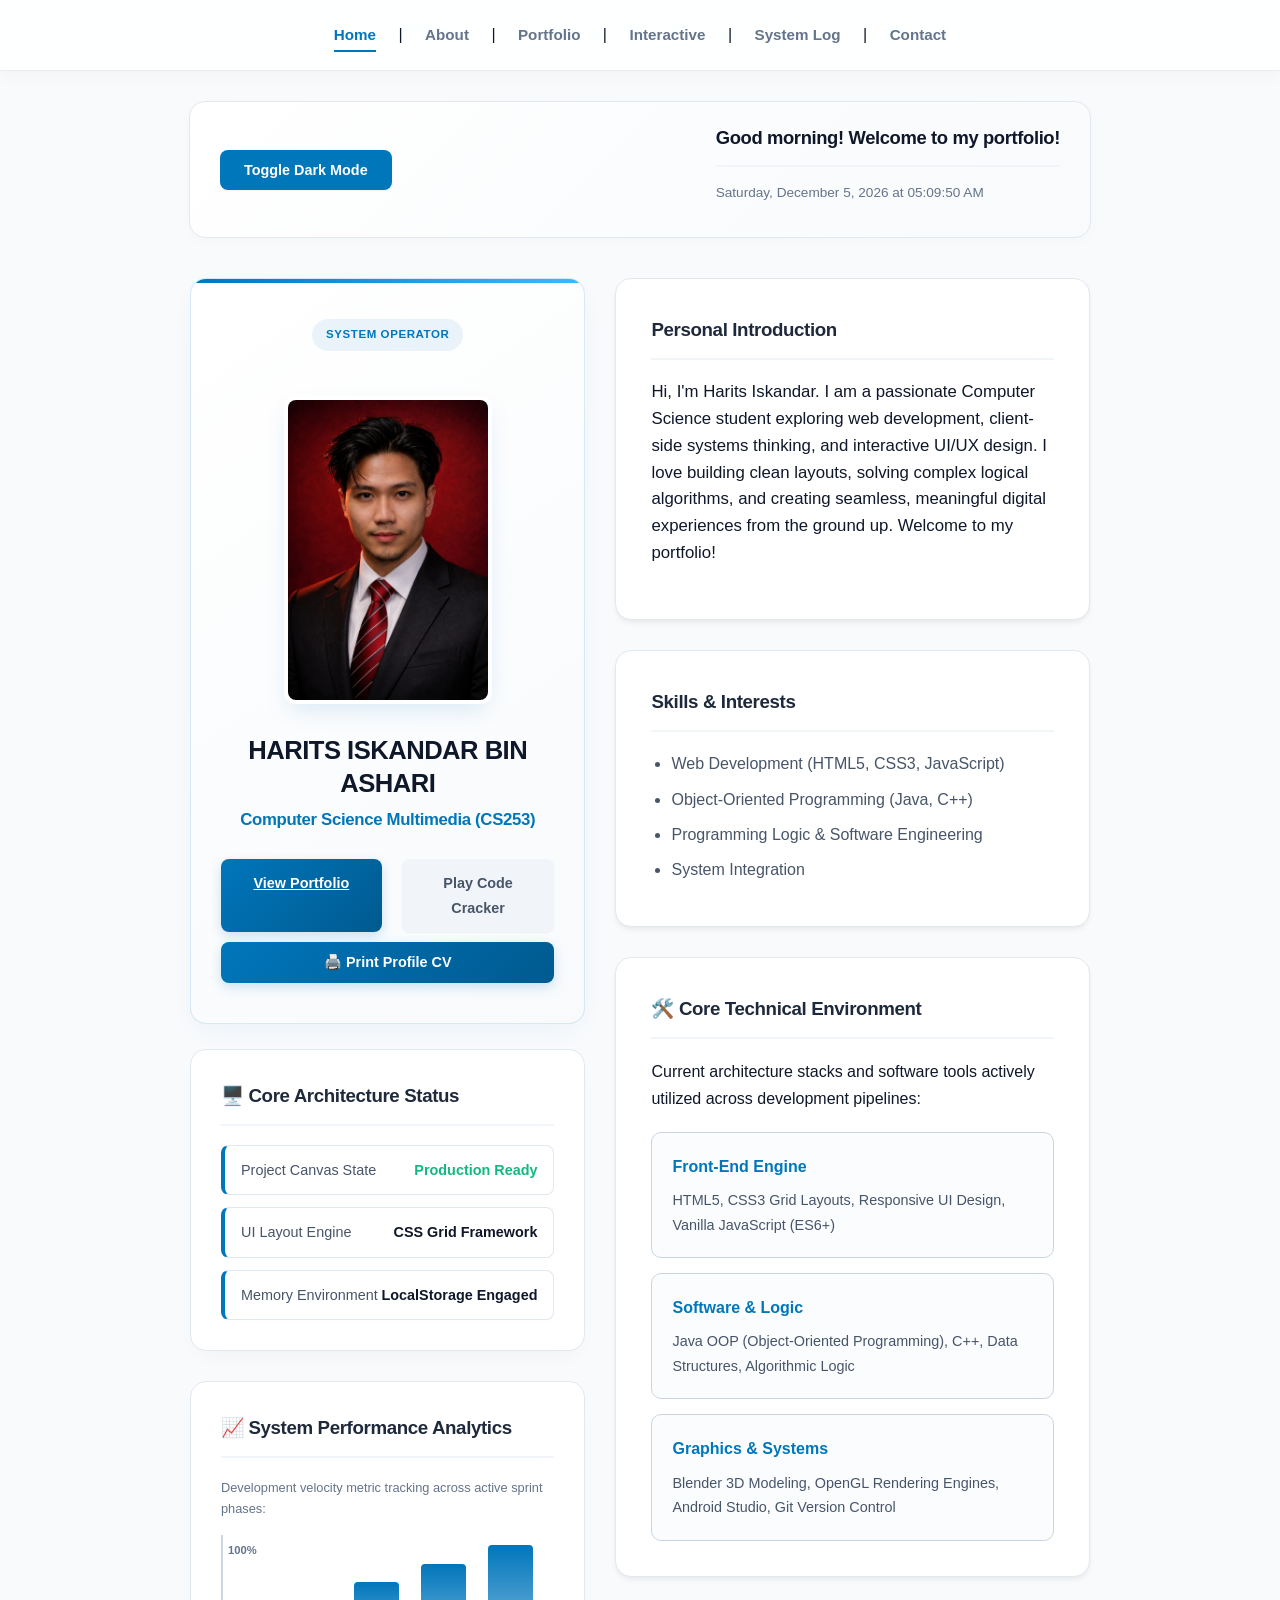
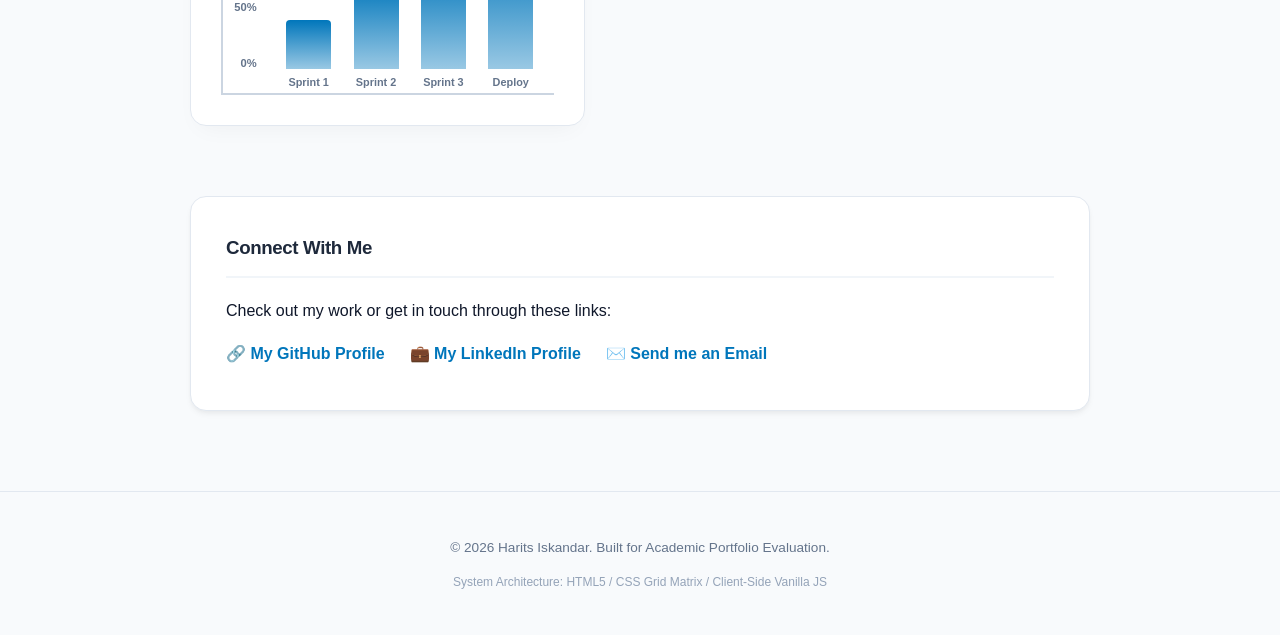
<file: index.html>
<!DOCTYPE html>
<html lang="en">
<head>
    <meta charset="UTF-8">
    <meta name="viewport" content="width=device-width, initial-scale=1.0">
    <title>My Interactive Portfolio</title>
    <link rel="stylesheet" href="style.css?v=2.0">
    
    <script>
    if (localStorage.getItem("portfolio-theme") === "dark") {
        document.documentElement.classList.add("dark-mode");
    }
    </script>
</head>
<body>

    <nav>
        <a href="index.html" class="active">Home</a> | 
        <a href="about.html">About</a> | 
        <a href="portfolio.html">Portfolio</a> |
        <a href="interactive.html">Interactive</a> |
        <a href="system.html">System Log</a> |
        <a href="about.html#contact-section">Contact</a>
    </nav>
    
    <div class="dynamic-header">
        <button id="theme-toggle" class="btn">Toggle Dark Mode</button>
        
        <div class="info-display">
            <h3 id="greeting">Welcome to my portfolio!</h3>
            <p id="date-time-display"></p>
        </div>
    </div>

    <main class="container">
        
        <div class="hero-split-grid">
            
            <div class="left-column">
                <div class="profile-hero-card">
                    <span class="system-badge">System Operator</span>
                    <img src="harits.jpg" alt="A professional profile photograph of Harits" width="200">
                    <h1>HARITS ISKANDAR BIN ASHARI</h1>
                    <h2>Computer Science Multimedia (CS253)</h2>
                    <div class="cta-buttons" style="display: flex; flex-direction: column; gap: 10px; margin-top: 15px;">
                        <div style="display: flex; gap: 10px; width: 100%;">
                            <a href="portfolio.html" class="btn" style="flex: 1; text-align: center;">View Portfolio</a>
                            <a href="interactive.html" class="btn-reset game-launch-btn" style="flex: 1; text-align: center;">Play Code Cracker</a>
                        </div>
                        <button onclick="window.print()" class="btn print-btn" style="width: 100%; cursor: pointer;">
                            🖨️ Print Profile CV
                        </button>
                    </div>
                </div>

                <div class="analytics-card" style="margin-top: 25px;">
                    <h3>🖥️ Core Architecture Status</h3>
                    <div class="metrics-list">
                        <div class="metric-item">
                            <span class="metric-label">Project Canvas State</span>
                            <span class="metric-value status-online">Production Ready</span>
                        </div>
                        <div class="metric-item">
                            <span class="metric-label">UI Layout Engine</span>
                            <span class="metric-value">CSS Grid Framework</span>
                        </div>
                        <div class="metric-item">
                            <span class="metric-label">Memory Environment</span>
                            <span class="metric-value">LocalStorage Engaged</span>
                        </div>
                    </div>
                </div>

                <div class="analytics-card" style="margin-top: 25px;">
                    <h3>📈 System Performance Analytics</h3>
                    <p style="font-size: 0.8rem; color: #64748b; margin-bottom: 15px;">Development velocity metric tracking across active sprint phases:</p>
                    
                    <div class="visual-graph-container">
                        <div class="graph-axis-y">
                            <span>100%</span>
                            <span>50%</span>
                            <span>0%</span>
                        </div>
                        <div class="graph-bars-wrapper">
                            <div class="graph-bar-col" title="Sprint 1: Core Semantic HTML5 & Typography Layouts">
                                <div class="graph-bar-fill" style="height: 40%;"></div>
                                <span class="graph-label">Sprint 1</span>
                            </div>
                            <div class="graph-bar-col" title="Sprint 2: CSS Grid Matrix Layout & Interface Components">
                                <div class="graph-bar-fill" style="height: 70%;"></div>
                                <span class="graph-label">Sprint 2</span>
                            </div>
                            <div class="graph-bar-col" title="Sprint 3: JavaScript Logic, DOM Controls & LocalStorage Engine">
                                <div class="graph-bar-fill" style="height: 85%;"></div>
                                <span class="graph-label">Sprint 3</span>
                            </div>
                            <div class="graph-bar-col" title="Deploy: Responsive UI Optimization & Production Certification">
                                <div class="graph-bar-fill" style="height: 100%;"></div>
                                <span class="graph-label">Deploy</span>
                            </div>
                        </div>
                    </div>
                </div>
            </div> 

            <div class="right-column">
                <section id="about">
                    <h3>Personal Introduction</h3>
                    <p style="line-height: 1.6; font-size: 1.05rem;">
                        Hi, I'm Harits Iskandar. I am a passionate Computer Science student exploring web development, client-side systems thinking, and interactive UI/UX design. I love building clean layouts, solving complex logical algorithms, and creating seamless, meaningful digital experiences from the ground up. Welcome to my portfolio!
                    </p>
                </section>

                <section id="skills-panel">
                    <h3>Skills & Interests</h3>
                    <ul class="styled-list">
                        <li>Web Development (HTML5, CSS3, JavaScript)</li>
                        <li>Object-Oriented Programming (Java, C++)</li>
                        <li>Programming Logic & Software Engineering</li>
                        <li>System Integration</li>
                    </ul>
                </section>

                <section id="tech-stack">
                    <h3>🛠️ Core Technical Environment</h3>
                    <p>Current architecture stacks and software tools actively utilized across development pipelines:</p>
                    <div class="stack-grid">
                        <div class="stack-box">
                            <h5>Front-End Engine</h5>
                            <p>HTML5, CSS3 Grid Layouts, Responsive UI Design, Vanilla JavaScript (ES6+)</p>
                        </div>
                        <div class="stack-box">
                            <h5>Software & Logic</h5>
                            <p>Java OOP (Object-Oriented Programming), C++, Data Structures, Algorithmic Logic</p>
                        </div>
                        <div class="stack-box">
                            <h5>Graphics & Systems</h5>
                            <p>Blender 3D Modeling, OpenGL Rendering Engines, Android Studio, Git Version Control</p>
                        </div>
                    </div>
                </section>
            </div> 
        </div> 

        <section id="contact" style="margin-top: 40px;">
            <h3>Connect With Me</h3>
            <p>Check out my work or get in touch through these links:</p>
            <ul class="styled-list link-list" style="display: flex; gap: 25px; list-style: none; padding-left: 0; margin-top: 15px;">
                <li><a href="https://github.com" target="_blank">🔗 My GitHub Profile</a></li>
                <li><a href="https://linkedin.com" target="_blank">💼 My LinkedIn Profile</a></li>
                <li><a href="mailto:iskandaryt360@gmail.com">✉️ Send me an Email</a></li>
            </ul>
        </section>

    </main>

    <footer style="margin-top: 80px; padding: 30px 0; border-top: 1px solid #e2e8f0; text-align: center; font-size: 0.85rem; color: #64748b;">
        <div class="footer-content">
            <p>© 2026 Harits Iskandar. Built for Academic Portfolio Evaluation.</p>
            <p style="font-size: 0.75rem; margin-top: 5px; color: #94a3b8;">System Architecture: HTML5 / CSS Grid Matrix / Client-Side Vanilla JS</p>
        </div>
    </footer>

    <script src="script.js"></script>
</body>
</html>
</file>
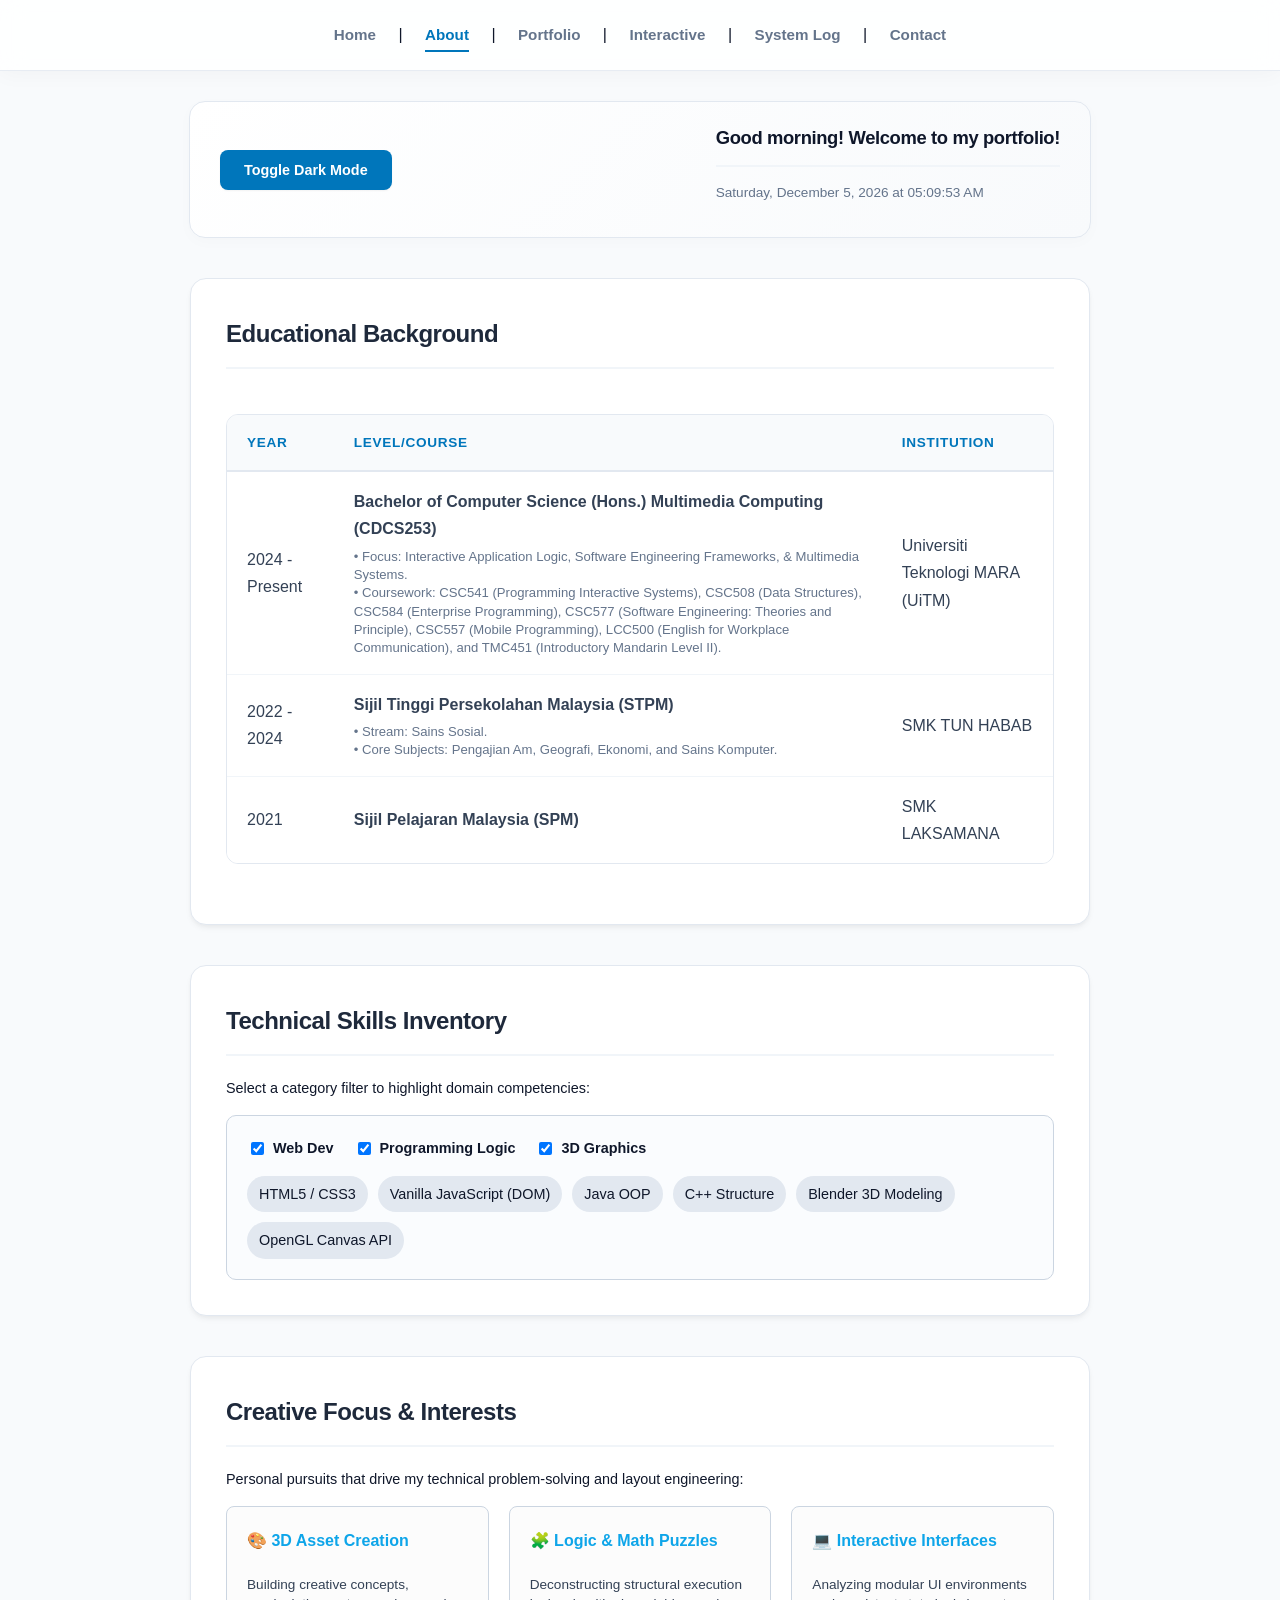
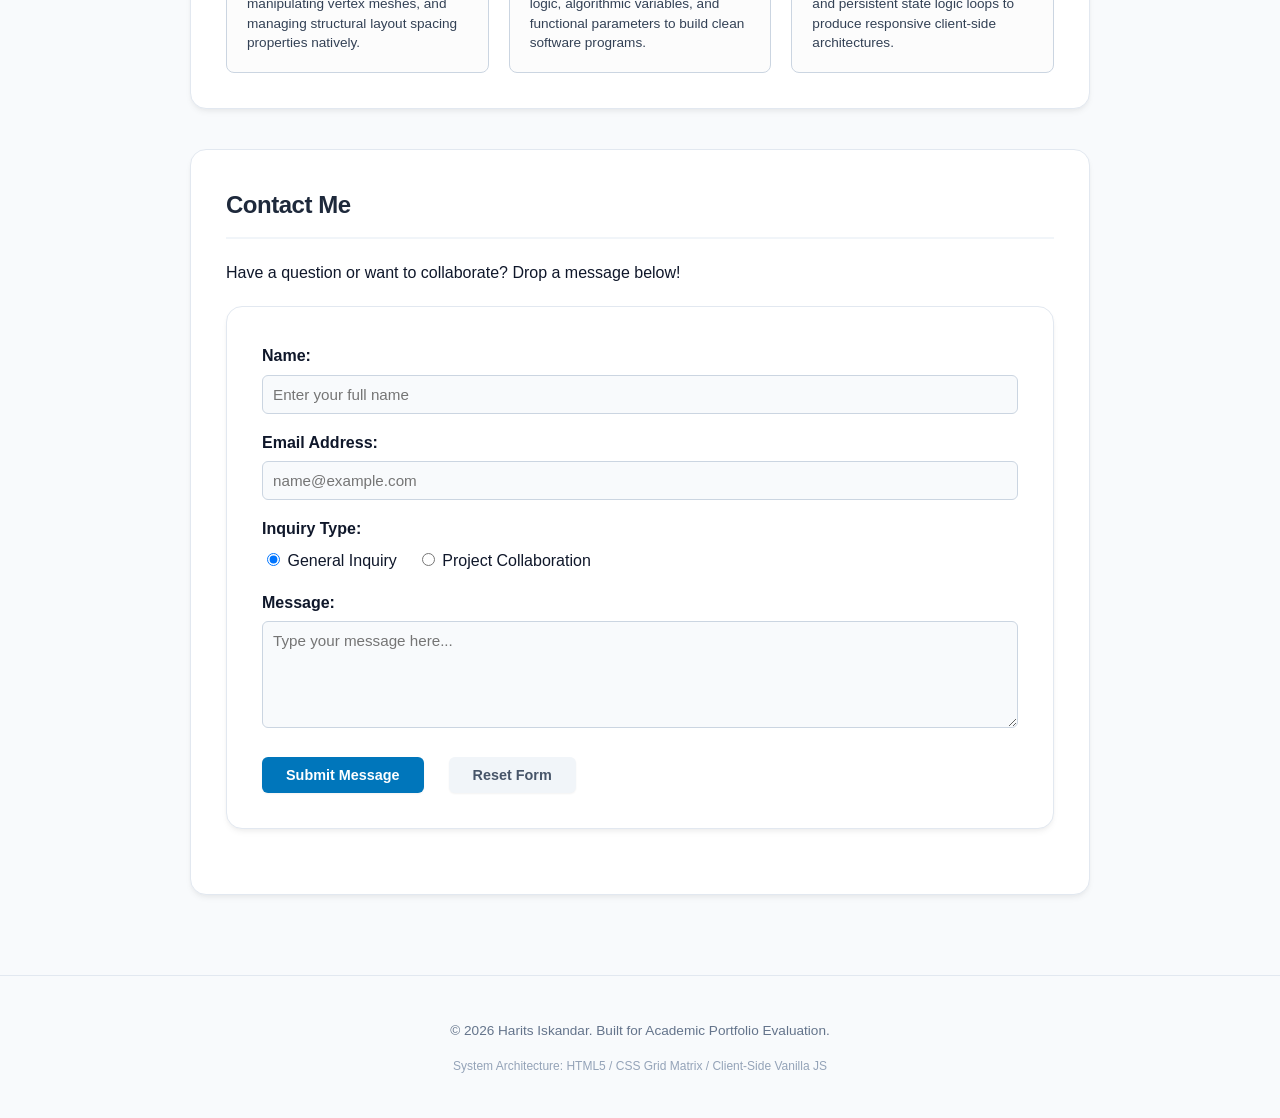
<file: about.html>
<!DOCTYPE html>
<html lang="en">
<head>
    <meta charset="UTF-8">
    <meta name="viewport" content="width=device-width, initial-scale=1.0">
    <title>About Me & Contact</title>
    <link rel="stylesheet" href="style.css?v=2.0">
    
    <script>
    if (localStorage.getItem("portfolio-theme") === "dark") {
        document.documentElement.classList.add("dark-mode");
    }
    </script>
</head>
<body>

    <nav>
        <a href="index.html">Home</a> | 
        <a href="about.html" class="active">About</a> |
        <a href="portfolio.html">Portfolio</a> |
        <a href="interactive.html">Interactive</a> |
        <a href="system.html">System Log</a> |
        <a href="#contact-section">Contact</a>
    </nav>
    
    <div class="dynamic-header">
        <button id="theme-toggle" class="btn">Toggle Dark Mode</button>
        <div class="info-display">
            <h3 id="greeting">Welcome to my portfolio!</h3>
            <p id="date-time-display"></p>
        </div>
    </div>

    <main class="container">
        
        <section class="profile-section">
            <h2>Educational Background</h2>
            <div style="overflow-x: auto; margin-top: 15px;">
                <table>
                    <thead>
                        <tr>
                            <th>Year</th>
                            <th>Level/Course</th>
                            <th>Institution</th>
                        </tr>
                    </thead>
                    <tbody>
                        <tr>
                            <td>2024 - Present</td>
                            <td>
                                <strong>Bachelor of Computer Science (Hons.) Multimedia Computing (CDCS253)</strong>
                                <div style="font-size: 0.82rem; color: #64748b; margin-top: 5px; line-height: 1.4;">
                                    • Focus: Interactive Application Logic, Software Engineering Frameworks, &amp; Multimedia Systems.<br>
                                    • Coursework: CSC541 (Programming Interactive Systems), CSC508 (Data Structures), CSC584 (Enterprise Programming), CSC577 (Software Engineering: Theories and Principle), CSC557 (Mobile Programming), LCC500 (English for Workplace Communication), and TMC451 (Introductory Mandarin Level II).
                                </div>
                            </td>
                            <td>Universiti Teknologi MARA (UiTM)</td>
                        </tr>
                        <tr>
                            <td>2022 - 2024</td>
                            <td>
                                <strong>Sijil Tinggi Persekolahan Malaysia (STPM)</strong>
                                <div style="font-size: 0.82rem; color: #64748b; margin-top: 5px; line-height: 1.4;">
                                    • Stream: Sains Sosial.<br>
                                    • Core Subjects: Pengajian Am, Geografi, Ekonomi, and Sains Komputer.
                                </div>
                            </td>
                            <td>SMK TUN HABAB</td>
                        </tr>
                        <tr>
                            <td>2021</td>
                            <td>
                                <strong>Sijil Pelajaran Malaysia (SPM)</strong>
                            </td>
                            <td>SMK LAKSAMANA</td>
                        </tr>
                    </tbody>
                </table>
            </div>
        </section>

        <section id="skills-matrix-section" style="margin-top: 40px;">
            <h2>Technical Skills Inventory</h2>
            <p style="font-size: 0.9rem; margin-bottom: 10px;">Select a category filter to highlight domain competencies:</p>
            
            <div class="skills-filter-container" style="background: rgba(0, 118, 187, 0.02); border: 1px solid #cbd5e1; padding: 20px; border-radius: 10px; margin-top: 15px;">
                <div class="filter-controls" style="display: flex; gap: 20px; margin-bottom: 15px; font-weight: 600;">
                    <label style="cursor: pointer; display: flex; align-items: center; gap: 6px;">
                        <input type="checkbox" id="check-web" checked onclick="filterSkills()"> Web Dev
                    </label>
                    <label style="cursor: pointer; display: flex; align-items: center; gap: 6px;">
                        <input type="checkbox" id="check-prog" checked onclick="filterSkills()"> Programming Logic
                    </label>
                    <label style="cursor: pointer; display: flex; align-items: center; gap: 6px;">
                        <input type="checkbox" id="check-graphics" checked onclick="filterSkills()"> 3D Graphics
                    </label>
                </div>
                
                <div class="skills-pill-box" style="display: flex; flex-wrap: wrap; gap: 10px;">
                    <span class="skill-tag web">HTML5 / CSS3</span>
                    <span class="skill-tag web">Vanilla JavaScript (DOM)</span>
                    <span class="skill-tag prog">Java OOP</span>
                    <span class="skill-tag prog">C++ Structure</span>
                    <span class="skill-tag graphics">Blender 3D Modeling</span>
                    <span class="skill-tag graphics">OpenGL Canvas API</span>
                </div>
            </div>
        </section>

        <section id="creative-interests-section" style="margin-top: 40px;">
            <h2>Creative Focus & Interests</h2>
            <p style="font-size: 0.9rem; margin-bottom: 15px;">Personal pursuits that drive my technical problem-solving and layout engineering:</p>
            
            <div class="interests-grid">
                <div class="interest-card">
                    <h4>🎨 3D Asset Creation</h4>
                    <p>Building creative concepts, manipulating vertex meshes, and managing structural layout spacing properties natively.</p>
                </div>
                <div class="interest-card">
                    <h4>🧩 Logic & Math Puzzles</h4>
                    <p>Deconstructing structural execution logic, algorithmic variables, and functional parameters to build clean software programs.</p>
                </div>
                <div class="interest-card">
                    <h4>💻 Interactive Interfaces</h4>
                    <p>Analyzing modular UI environments and persistent state logic loops to produce responsive client-side architectures.</p>
                </div>
            </div>
        </section>

        <section id="contact-section" style="margin-top: 40px;">
            <h2>Contact Me</h2>
            <p>Have a question or want to collaborate? Drop a message below!</p>
            
            <form id="portfolio-contact-form" onsubmit="return processFormSubmission(event)" onreset="resetFormEngine()" style="margin-top: 20px;">
                <div id="form-feedback-message" style="display: none; padding: 12px; border-radius: 6px; margin-bottom: 15px; font-weight: 600; font-size: 0.9rem;"></div>
                
                <div class="form-group" style="margin-bottom: 15px;">
                    <label for="name" style="display: block; font-weight: 600; margin-bottom: 5px;">Name:</label>
                    <input type="text" id="name" name="name" required placeholder="Enter your full name" style="width: 100%; padding: 10px; border-radius: 6px; border: 1px solid #cbd5e1;">
                </div>

                <div class="form-group" style="margin-bottom: 15px;">
                    <label for="email" style="display: block; font-weight: 600; margin-bottom: 5px;">Email Address:</label>
                    <input type="email" id="email" name="email" required placeholder="name@example.com" style="width: 100%; padding: 10px; border-radius: 6px; border: 1px solid #cbd5e1;">
                </div>

                <div class="form-group" style="margin-bottom: 15px;">
                    <label style="display: block; font-weight: 600; margin-bottom: 5px;">Inquiry Type:</label>
                    <div class="radio-group" style="display: flex; gap: 20px;">
                        <label style="cursor: pointer;"><input type="radio" name="inquiry" value="general" checked> General Inquiry</label>
                        <label style="cursor: pointer;"><input type="radio" name="inquiry" value="project"> Project Collaboration</label>
                    </div>
                </div>

                <div class="form-group" style="margin-bottom: 20px;">
                    <label for="message" style="display: block; font-weight: 600; margin-bottom: 5px;">Message:</label>
                    <textarea id="message" name="message" rows="5" required placeholder="Type your message here..." style="width: 100%; padding: 10px; border-radius: 6px; border: 1px solid #cbd5e1; font-family: inherit; resize: vertical;"></textarea>
                </div>

                <div class="button-group" style="display: flex; gap: 15px;">
                    <button type="submit" class="btn-submit" style="padding: 10px 24px; cursor: pointer; border-radius: 6px;">Submit Message</button>
                    <button type="reset" class="btn-reset" style="padding: 10px 24px; cursor: pointer; border-radius: 6px;">Reset Form</button>
                </div>
            </form>
        </section>
    </main>

    <footer style="margin-top: 80px; padding: 30px 0; border-top: 1px solid #e2e8f0; text-align: center; font-size: 0.85rem; color: #64748b;">
        <div class="footer-content">
            <p>© 2026 Harits Iskandar. Built for Academic Portfolio Evaluation.</p>
            <p style="font-size: 0.75rem; margin-top: 5px; color: #94a3b8;">System Architecture: HTML5 / CSS Grid Matrix / Client-Side Vanilla JS</p>
        </div>
    </footer>

    <script>
    function filterSkills() {
        const showWeb = document.getElementById('check-web').checked;
        const showProg = document.getElementById('check-prog').checked;
        const showGraphics = document.getElementById('check-graphics').checked;

        document.querySelectorAll('.skill-tag.web').forEach(el => {
            el.style.opacity = showWeb ? "1" : "0.15";
            el.style.transform = showWeb ? "scale(1)" : "scale(0.95)";
        });
        document.querySelectorAll('.skill-tag.prog').forEach(el => {
            el.style.opacity = showProg ? "1" : "0.15";
            el.style.transform = showProg ? "scale(1)" : "scale(0.95)";
        });
        document.querySelectorAll('.skill-tag.graphics').forEach(el => {
            el.style.opacity = showGraphics ? "1" : "0.15";
            el.style.transform = showGraphics ? "scale(1)" : "scale(0.95)";
        });
    }

    function resetFormEngine() {
        setTimeout(() => {
            document.getElementById('check-web').checked = true;
            document.getElementById('check-prog').checked = true;
            document.getElementById('check-graphics').checked = true;
            filterSkills();
            
            const alertBox = document.getElementById('form-feedback-message');
            alertBox.style.display = "none";
        }, 10);
    }

    function processFormSubmission(event) {
        event.preventDefault(); 
        
        const nameVal = document.getElementById('name').value.trim();
        const emailVal = document.getElementById('email').value.trim();
        const msgVal = document.getElementById('message').value.trim();
        const alertBox = document.getElementById('form-feedback-message');
        
        if(nameVal === "" || emailVal === "" || msgVal === "") {
            alertBox.style.backgroundColor = "#fee2e2";
            alertBox.style.color = "#991b1b";
            alertBox.style.display = "block";
            alertBox.style.border = "1px solid #fca5a5";
            alertBox.innerHTML = "❌ Form Error: All fields must be filled completely.";
            return false;
        }
        
        // Format precise standard clock string for the System Log
        const cleanClockTime = new Date().toLocaleTimeString('en-US', { 
            hour: '2-digit', 
            minute: '2-digit',
            second: '2-digit',
            hour12: true 
        });

        // Set up the object fields to perfectly align with system.html's display keys
        const logEntry = {
            event: "Contact Form Submitted",
            time: cleanClockTime,
            details: `Inbound system message securely routed from user node: <strong>${nameVal}</strong> (${emailVal}). Message payload cached cleanly.`
        };
        
        let logHistory = JSON.parse(localStorage.getItem('portfolio_system_logs')) || [];
        logHistory.push(logEntry);
        localStorage.setItem('portfolio_system_logs', JSON.stringify(logHistory));
        
        alertBox.style.backgroundColor = "#dcfce7";
        alertBox.style.color = "#166534";
        alertBox.style.border = "1px solid #86efac";
        alertBox.style.display = "block";
        alertBox.innerHTML = `🎉 <strong>Success!</strong> Thank you, ${nameVal}. Your message has been securely compiled into a data object and saved to your LocalStorage array. <a href="system.html" style="color: #115e59; font-weight: bold; text-decoration: underline; margin-left: 5px;">Click here to view your live record in the System Log!</a>`;
        
        // Clear inputs
        document.getElementById('name').value = "";
        document.getElementById('email').value = "";
        document.getElementById('message').value = "";
        return true;
    }
    </script>
    
    <script src="script.js"></script>
</body>
</html>
</file>
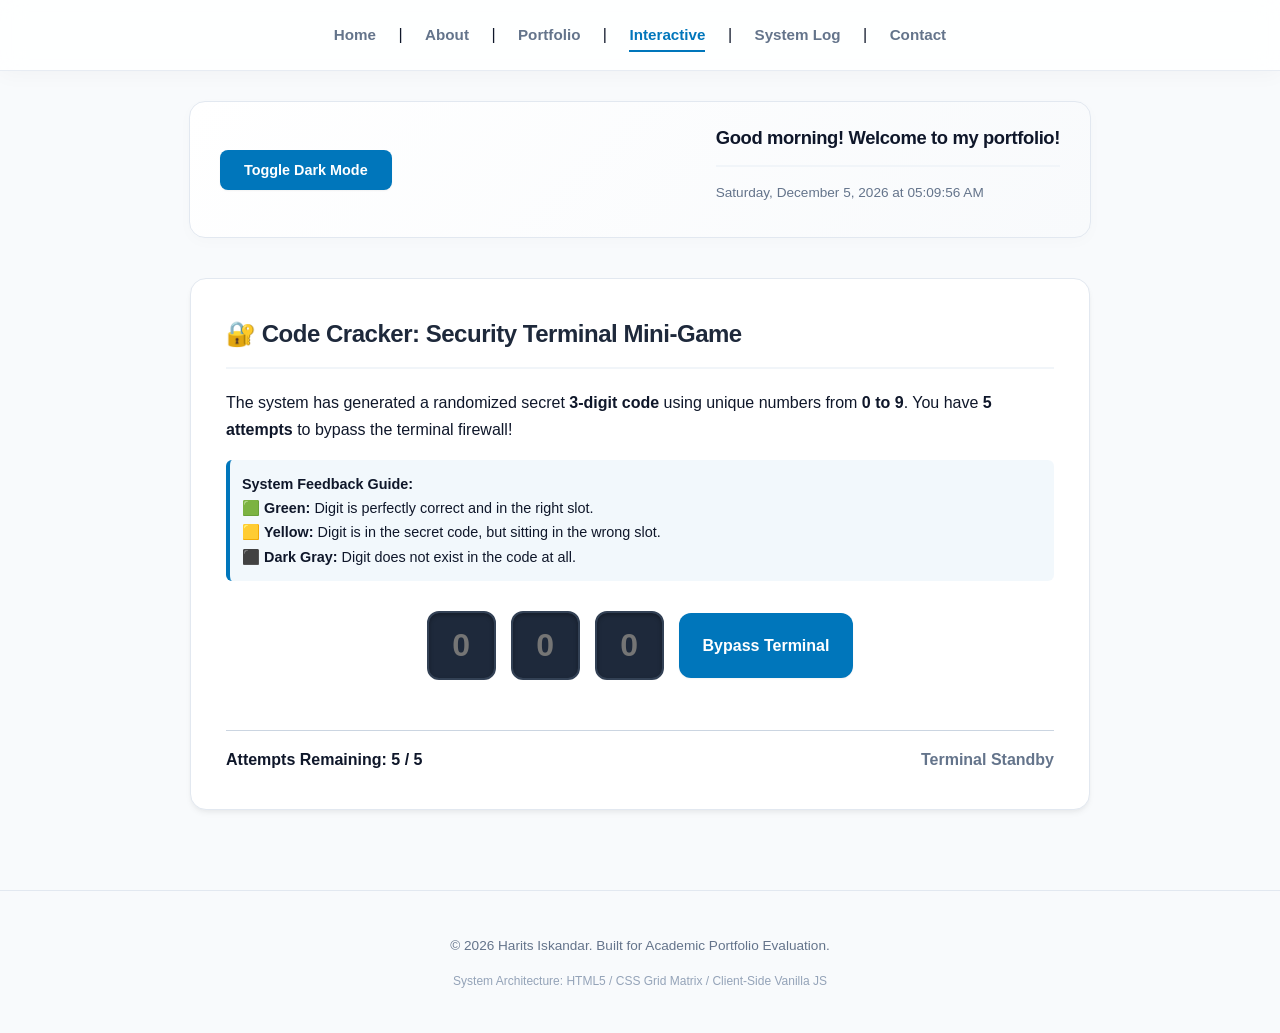
<file: interactive.html>
<!DOCTYPE html>
<html lang="en">
<head>
    <meta charset="UTF-8">
    <meta name="viewport" content="width=device-width, initial-scale=1.0">
    <title>Interactive System Playground</title>
    <link rel="stylesheet" href="style.css?v=2.0">
    
    <script>
    if (localStorage.getItem("portfolio-theme") === "dark") {
        document.documentElement.classList.add("dark-mode");
    }
    </script>
</head>
<body>

    <nav>
		<a href="index.html">Home</a> | 
		<a href="about.html">About</a> | 
		<a href="portfolio.html">Portfolio</a> |
		<a href="interactive.html" class="active">Interactive</a> |
		<a href="system.html">System Log</a> |
		<a href="about.html#contact-section">Contact</a>
	</nav>
    
    <div class="dynamic-header">
        <button id="theme-toggle" class="btn">Toggle Dark Mode</button>
        <div class="info-display">
            <h3 id="greeting">Welcome to my portfolio!</h3>
            <p id="date-time-display"></p>
        </div>
    </div>

    <main class="container">
        <section id="game-section">
            <h2>🔐 Code Cracker: Security Terminal Mini-Game</h2>
            <p>The system has generated a randomized secret <strong>3-digit code</strong> using unique numbers from <strong>0 to 9</strong>. You have <strong>5 attempts</strong> to bypass the terminal firewall!</p>
            
            <div style="background-color: rgba(0,118,187,0.05); padding: 12px; border-radius: 6px; margin-bottom: 20px; font-size: 0.9rem; border-left: 4px solid #0076bb;">
                <strong>System Feedback Guide:</strong><br>
                🟩 <strong>Green:</strong> Digit is perfectly correct and in the right slot.<br>
                🟨 <strong>Yellow:</strong> Digit is in the secret code, but sitting in the wrong slot.<br>
                ⬛ <strong>Dark Gray:</strong> Digit does not exist in the code at all.
            </div>

            <div id="game-inputs-panel" style="display: flex; gap: 15px; justify-content: center; align-items: center; margin-bottom: 25px;">
                <input type="text" id="digit-1" class="code-input" maxlength="1" pattern="[0-9]" placeholder="0">
                <input type="text" id="digit-2" class="code-input" maxlength="1" pattern="[0-9]" placeholder="0">
                <input type="text" id="digit-3" class="code-input" maxlength="1" pattern="[0-9]" placeholder="0">
                <button id="submit-guess-btn" class="btn">Bypass Terminal</button>
            </div>

            <div id="attempts-log-holder" style="display: flex; flex-direction: column; gap: 10px; margin: 20px auto; max-width: 400px;">
                </div>

            <div style="display: flex; justify-content: space-between; border-top: 1px solid #cbd5e1; padding-top: 15px; margin-top: 20px; font-weight: bold;">
                <span id="attempts-left-counter">Attempts Remaining: 5 / 5</span>
                <span id="game-status-message" style="color: #64748b;">Terminal Standby</span>
            </div>

            <button id="restart-game-btn" class="btn" style="display: none; width: 100%; margin-top: 20px;">Initialize System Reboot (Restart)</button>
        </section>
    </main>
	<footer style="margin-top: 80px; padding: 30px 0; border-top: 1px solid #e2e8f0; text-align: center; font-size: 0.85rem; color: #64748b;">
    <div class="footer-content">
        <p>© 2026 Harits Iskandar. Built for Academic Portfolio Evaluation.</p>
        <p style="font-size: 0.75rem; margin-top: 5px; color: #94a3b8;">System Architecture: HTML5 / CSS Grid Matrix / Client-Side Vanilla JS</p>
    </div>
</footer>
    <script src="script.js"></script>
</body>
</html>
</file>
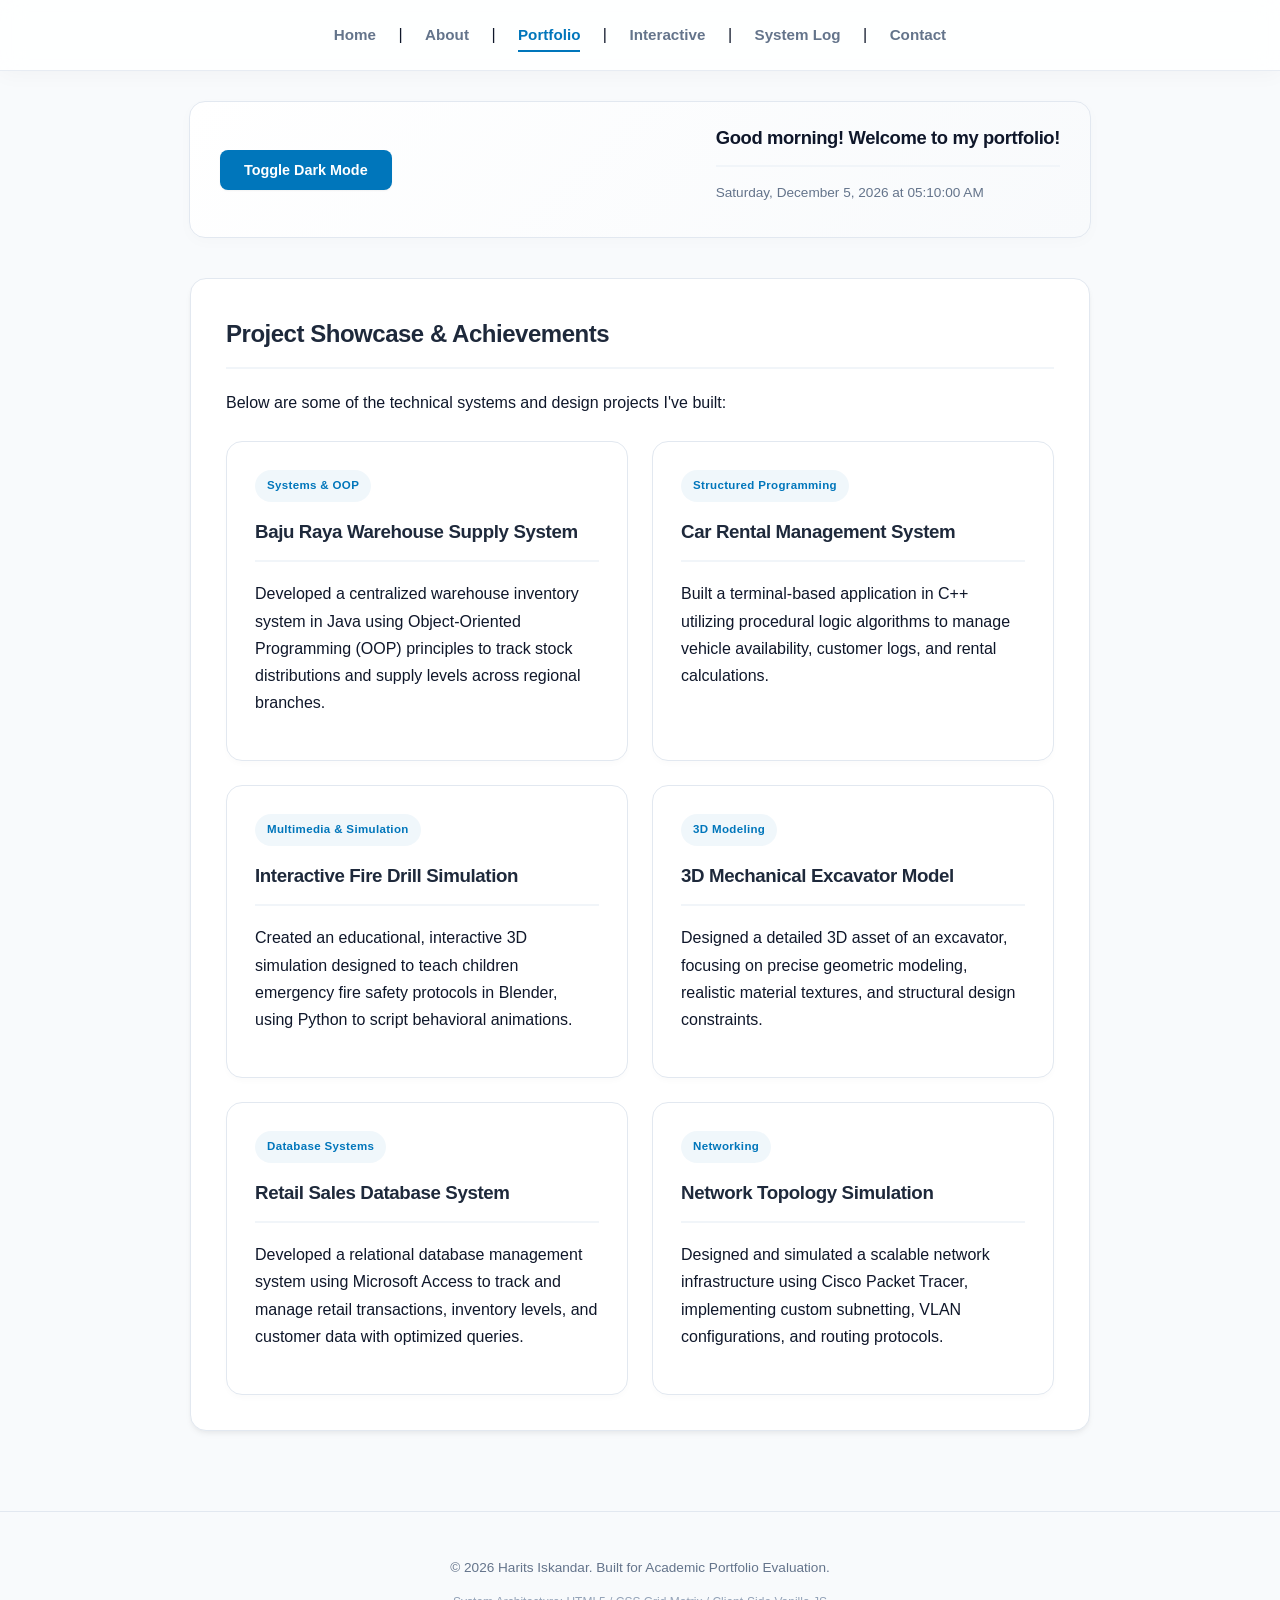
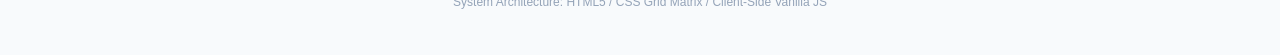
<file: portfolio.html>
<!DOCTYPE html>
<html lang="en">
<head>
    <meta charset="UTF-8">
    <meta name="viewport" content="width=device-width, initial-scale=1.0">
    <title>My Projects Showcase</title>
    <link rel="stylesheet" href="style.css?v=2.0">
	
	<script>
    if (localStorage.getItem("portfolio-theme") === "dark") {
        document.documentElement.classList.add("dark-mode");
    }
	</script>
</head>
<body>

    <nav>
		<a href="index.html">Home</a> | 
		<a href="about.html">About</a> |
		<a href="portfolio.html" class="active">Portfolio</a> |
		<a href="interactive.html">Interactive</a> |
		<a href="system.html">System Log</a> |
		<a href="about.html#contact-section">Contact</a>
	</nav>
	
	<div class="dynamic-header">
		<button id="theme-toggle" class="btn">Toggle Dark Mode</button>
		<div class="info-display">
			<h3 id="greeting">Welcome to my portfolio!</h3>
			<p id="date-time-display"></p>
		</div>
	</div>

    <main class="container">
        <section>
            <h2>Project Showcase & Achievements</h2>
            <p>Below are some of the technical systems and design projects I've built:</p>
            
            <div class="project-grid">

                <div class="project-card">
                    <div class="card-badge">Systems & OOP</div>
                    <h3>Baju Raya Warehouse Supply System</h3>
                    <p>Developed a centralized warehouse inventory system in Java using Object-Oriented Programming (OOP) principles to track stock distributions and supply levels across regional branches.</p>
                </div>

                <div class="project-card">
                    <div class="card-badge">Structured Programming</div>
                    <h3>Car Rental Management System</h3>
                    <p>Built a terminal-based application in C++ utilizing procedural logic algorithms to manage vehicle availability, customer logs, and rental calculations.</p>
                </div>

                <div class="project-card">
                    <div class="card-badge">Multimedia & Simulation</div>
                    <h3>Interactive Fire Drill Simulation</h3>
                    <p>Created an educational, interactive 3D simulation designed to teach children emergency fire safety protocols in Blender, using Python to script behavioral animations.</p>
                </div>

                <div class="project-card">
                    <div class="card-badge">3D Modeling</div>
                    <h3>3D Mechanical Excavator Model</h3>
                    <p>Designed a detailed 3D asset of an excavator, focusing on precise geometric modeling, realistic material textures, and structural design constraints.</p>
                </div>

                <div class="project-card">
                    <div class="card-badge">Database Systems</div>
                    <h3>Retail Sales Database System</h3>
                    <p>Developed a relational database management system using Microsoft Access to track and manage retail transactions, inventory levels, and customer data with optimized queries.</p>
                </div>

                <div class="project-card">
                    <div class="card-badge">Networking</div>
                    <h3>Network Topology Simulation</h3>
                    <p>Designed and simulated a scalable network infrastructure using Cisco Packet Tracer, implementing custom subnetting, VLAN configurations, and routing protocols.</p>
                </div>

            </div>
        </section>
    </main>
	<footer style="margin-top: 80px; padding: 30px 0; border-top: 1px solid #e2e8f0; text-align: center; font-size: 0.85rem; color: #64748b;">
    <div class="footer-content">
        <p>© 2026 Harits Iskandar. Built for Academic Portfolio Evaluation.</p>
        <p style="font-size: 0.75rem; margin-top: 5px; color: #94a3b8;">System Architecture: HTML5 / CSS Grid Matrix / Client-Side Vanilla JS</p>
    </div>
</footer>
	<script src="script.js"></script>
</body>
</html>
</file>
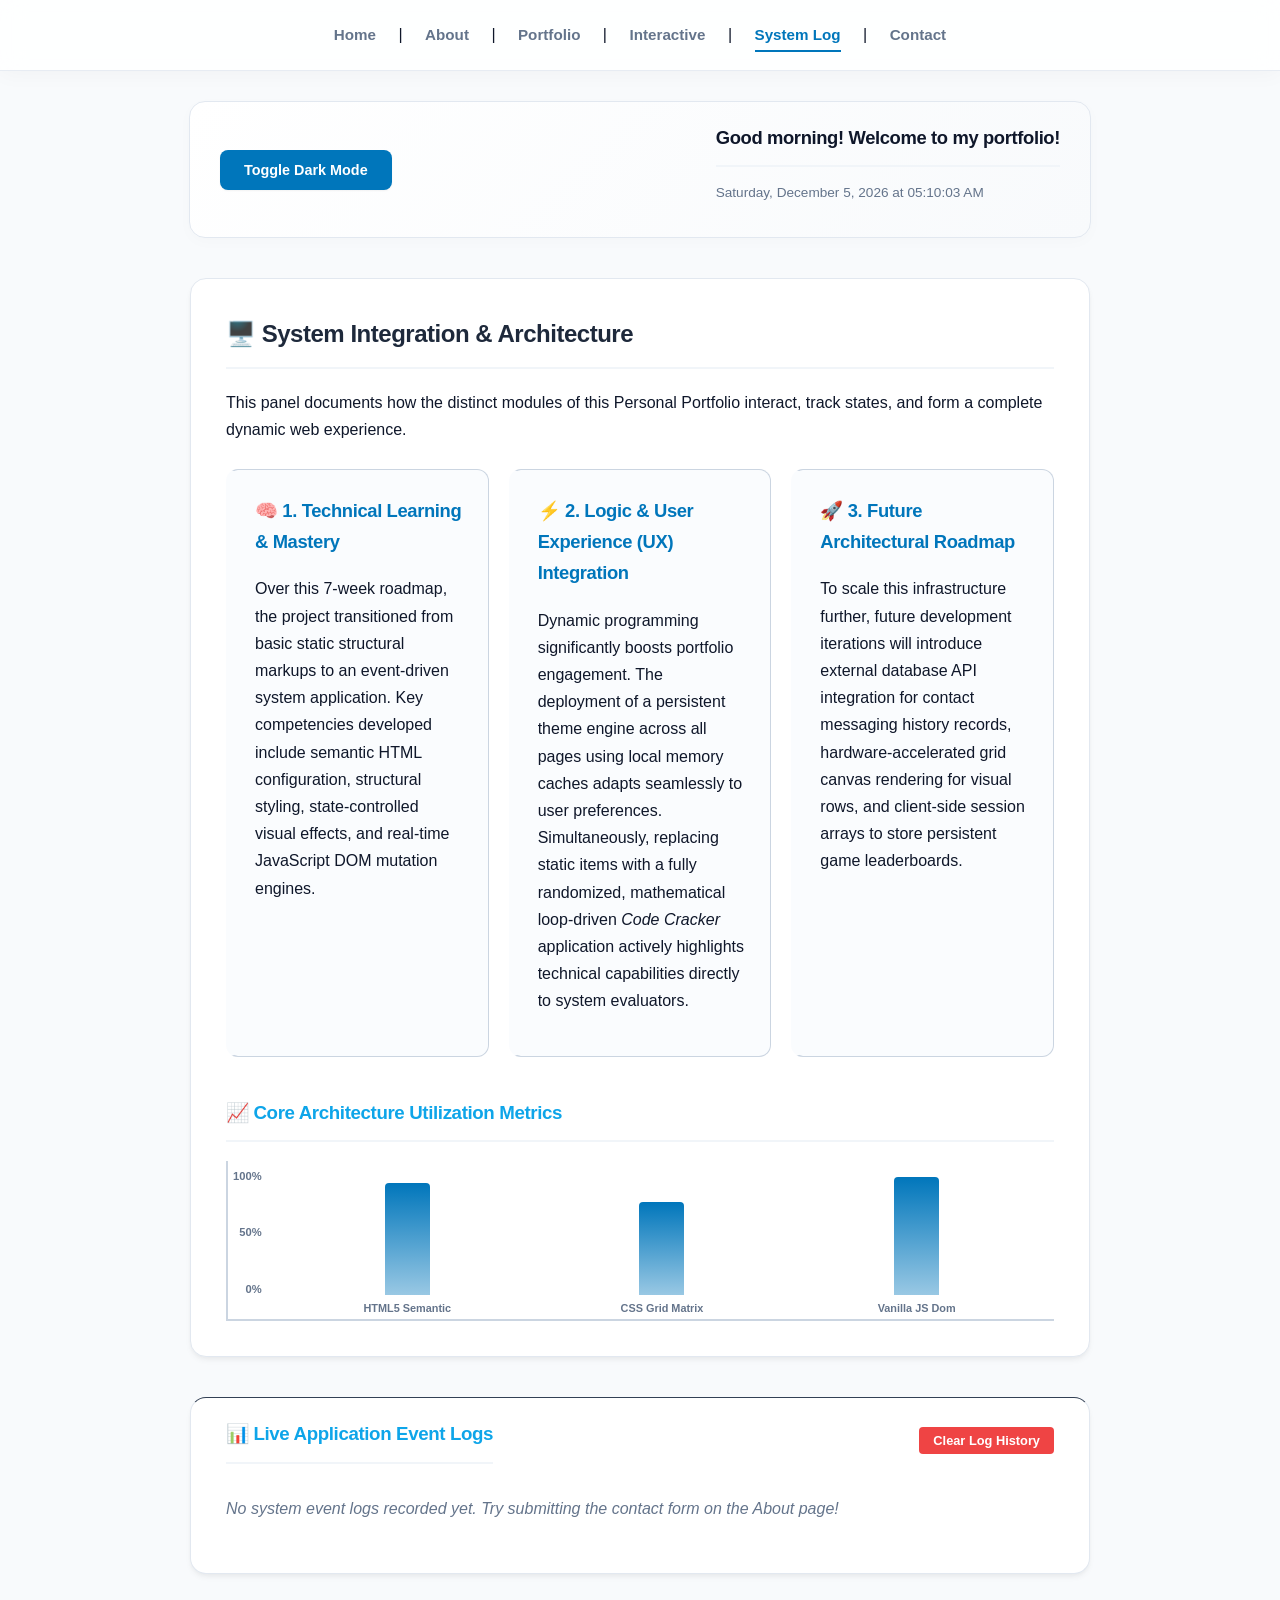
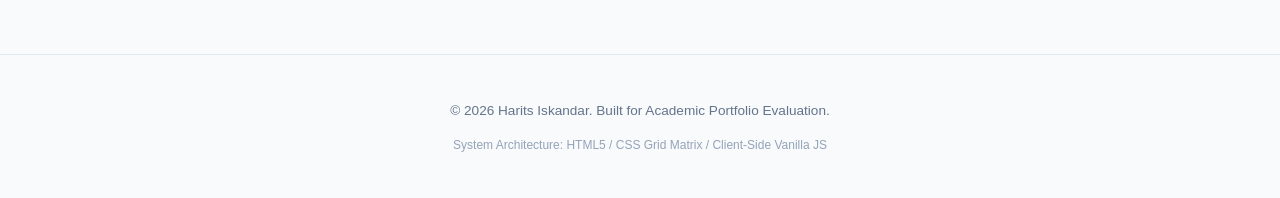
<file: system.html>
<!DOCTYPE html>
<html lang="en">
<head>
    <meta charset="UTF-8">
    <meta name="viewport" content="width=device-width, initial-scale=1.0">
    <title>System Integration & Insights</title>
    <link rel="stylesheet" href="style.css?v=2.0">
    <script>
    if (localStorage.getItem("portfolio-theme") === "dark") {
        document.documentElement.classList.add("dark-mode");
    }
    </script>
</head>
<body>

    <nav>
        <a href="index.html">Home</a> | 
        <a href="about.html">About</a> | 
        <a href="portfolio.html">Portfolio</a> |
        <a href="interactive.html">Interactive</a> |
        <a href="system.html" class="active">System Log</a> |
        <a href="about.html#contact-section">Contact</a>
    </nav>
    
    <div class="dynamic-header">
        <button id="theme-toggle" class="btn">Toggle Dark Mode</button>
        <div class="info-display">
            <h3 id="greeting">System Status</h3>
            <p id="date-time-display"></p>
        </div>
    </div>

    <main class="container">
        <section>
            <h2>🖥️ System Integration & Architecture</h2>
            <p>This panel documents how the distinct modules of this Personal Portfolio interact, track states, and form a complete dynamic web experience.</p>
            
            <div class="system-matrix-grid">
                
                <div class="matrix-card">
                    <h3>🧠 1. Technical Learning & Mastery</h3>
                    <p>Over this 7-week roadmap, the project transitioned from basic static structural markups to an event-driven system application. Key competencies developed include semantic HTML configuration, structural styling, state-controlled visual effects, and real-time JavaScript DOM mutation engines.</p>
                </div>

                <div class="matrix-card">
                    <h3>⚡ 2. Logic & User Experience (UX) Integration</h3>
                    <p>Dynamic programming significantly boosts portfolio engagement. The deployment of a persistent theme engine across all pages using local memory caches adapts seamlessly to user preferences. Simultaneously, replacing static items with a fully randomized, mathematical loop-driven <em>Code Cracker</em> application actively highlights technical capabilities directly to system evaluators.</p>
                </div>

                <div class="matrix-card">
                    <h3>🚀 3. Future Architectural Roadmap</h3>
                    <p>To scale this infrastructure further, future development iterations will introduce external database API integration for contact messaging history records, hardware-accelerated grid canvas rendering for visual rows, and client-side session arrays to store persistent game leaderboards.</p>
                </div>

            </div> 

            <h3 style="margin-top: 40px; color: #0ea5e9;">📈 Core Architecture Utilization Metrics</h3>
            <div class="visual-graph-container">
                <div class="graph-axis-y">
                    <span>100%</span>
                    <span>50%</span>
                    <span>0%</span>
                </div>
                
                <div class="graph-bars-wrapper">
                    <div class="graph-bar-col">
                        <div class="graph-bar-fill" style="height: 90%;"></div>
                        <span class="graph-label">HTML5 Semantic</span>
                    </div>
                    <div class="graph-bar-col">
                        <div class="graph-bar-fill" style="height: 75%;"></div>
                        <span class="graph-label">CSS Grid Matrix</span>
                    </div>
                    <div class="graph-bar-col">
                        <div class="graph-bar-fill" style="height: 95%;"></div>
                        <span class="graph-label">Vanilla JS Dom</span>
                    </div>
                </div>
            </div>
            </section>

        <section id="live-logs-section" style="margin-top: 40px; padding-top: 20px; border-top: 1px solid #334155;">
            <div style="display: flex; justify-content: space-between; align-items: center; margin-bottom: 15px;">
                <h3 style="margin: 0; color: #0ea5e9;">📊 Live Application Event Logs</h3>
                <button onclick="clearSystemLogs()" style="padding: 6px 14px; background: #ef4444; color: white; border: none; border-radius: 4px; cursor: pointer; font-size: 0.8rem; font-weight: 600;">Clear Log History</button>
            </div>
            
            <div id="log-output-list" style="display: flex; flex-direction: column; gap: 10px;">
                <p style="color: #64748b; font-style: italic;">No system event logs recorded yet. Try submitting the contact form on the About page!</p>
            </div>
        </section>

    </main>

    <footer style="margin-top: 80px; padding: 30px 0; border-top: 1px solid #e2e8f0; text-align: center; font-size: 0.85rem; color: #64748b;">
        <div class="footer-content">
            <p>© 2026 Harits Iskandar. Built for Academic Portfolio Evaluation.</p>
            <p style="font-size: 0.75rem; margin-top: 5px; color: #94a3b8;">System Architecture: HTML5 / CSS Grid Matrix / Client-Side Vanilla JS</p>
        </div>
    </footer>

    <script>
    document.addEventListener("DOMContentLoaded", function() {
        renderSystemLogs();
    });

    // Reaches into LocalStorage, maps the items, and inserts them directly into the page layout
    function renderSystemLogs() {
        const logContainer = document.getElementById("log-output-list");
        
        // Read the exact key array pushed by your about.html form processing function
        const storedLogs = JSON.parse(localStorage.getItem("portfolio_system_logs")) || [];
        
        if (storedLogs.length > 0) {
            logContainer.innerHTML = ""; // Wipe the fallback message
            
            // Loop backwards so that your most recent submissions appear at the very top
            for (let i = storedLogs.length - 1; i >= 0; i--) {
                const item = storedLogs[i];
                
                const logRow = document.createElement("div");
                logRow.style.background = "rgba(255, 255, 255, 0.02)";
                logRow.style.border = "1px solid #334155";
                logRow.style.padding = "15px";
                logRow.style.borderRadius = "6px";
                logRow.style.fontSize = "0.85rem";
                logRow.style.lineHeight = "1.5";
                
                logRow.innerHTML = `
                    <div style="display: flex; justify-content: space-between; margin-bottom: 5px; font-weight: 600;">
                        <span style="color: #38bdf8;">⚡ ${item.event}</span>
                        <span style="color: #64748b; font-size: 0.8rem;">⏰ ${item.time}</span>
                    </div>
                    <div style="color: #cbd5e1;">${item.details}</div>
                `;
                
                logContainer.appendChild(logRow);
            }
        }
    }

    // Allows users to explicitly clear out memory records instantly
    function clearSystemLogs() {
        if (confirm("Are you sure you want to clear your local system log database history?")) {
            localStorage.removeItem("portfolio_system_logs");
            document.getElementById("log-output-list").innerHTML = `
                <p style="color: #64748b; font-style: italic;">No system event logs recorded yet. Try submitting the contact form on the About page!</p>
            `;
        }
    }
    </script>

    <script src="script.js"></script>
</body>
</html>
</file>
<file: style.css>
/* --- Global Theme & Premium Canvas Framework --- */
html {
    scroll-behavior: smooth;
    background-color: #f8fafc; /* Brighter, cleaner slate light mode */
    transition: background-color 0.4s cubic-bezier(0.4, 0, 0.2, 1);
}

body {
    background-color: #f8fafc;
    color: #0f172a; /* Deep premium charcoal */
    font-family: 'Inter', -apple-system, BlinkMacSystemFont, 'Segoe UI', Roboto, sans-serif;
    line-height: 1.7;
    margin: 0;
    padding: 0;
    transition: background-color 0.4s ease, color 0.4s ease;
}

.container {
    max-width: 900px; /* Slightly wider for better visual breathing room */
    margin: 40px auto;
    padding: 0 24px;
}

/* --- Floating Premium Navigation Bar --- */
nav {
    background-color: rgba(255, 255, 255, 0.85);
    backdrop-filter: blur(12px); /* Modern glassy frost effect */
    padding: 18px 30px;
    text-align: center;
    border-bottom: 1px solid rgba(226, 232, 240, 0.8);
    position: sticky;
    top: 0;
    z-index: 1000;
    box-shadow: 0 4px 20px rgba(15, 23, 42, 0.03);
    transition: all 0.3s ease;
}

nav a {
    color: #64748b;
    text-decoration: none;
    font-weight: 600;
    font-size: 0.95rem;
    margin: 0 18px;
    display: inline-block;
    position: relative;
    padding: 4px 0;
    transition: color 0.3s ease;
}

/* Sleek animated underline effect on hover */
nav a::after {
    content: '';
    position: absolute;
    width: 100%;
    transform: scaleX(0);
    height: 2px;
    bottom: 0;
    left: 0;
    background-color: #0076bb;
    transform-origin: bottom right;
    transition: transform 0.25s ease-out;
}

nav a:hover::after, nav a.active::after {
    transform: scaleX(1);
    transform-origin: bottom left;
}

nav a:hover, nav a.active {
    color: #0076bb;
}

/* --- Block Card Containers --- */
section, form {
    background-color: #ffffff;
    padding: 35px;
    border-radius: 16px; /* Smooth elegant corners */
    border: 1px solid #e2e8f0;
    margin-bottom: 30px;
    box-shadow: 0 4px 6px -1px rgba(0, 0, 0, 0.05), 0 2px 4px -1px rgba(0, 0, 0, 0.03);
    transition: transform 0.3s ease, box-shadow 0.3s ease, background-color 0.4s ease, border-color 0.4s ease;
}

section:hover {
    transform: translateY(-2px);
    box-shadow: 0 10px 25px -5px rgba(0, 0, 0, 0.05), 0 8px 10px -6px rgba(0, 0, 0, 0.05);
}

/* --- Elegant Headings --- */
h1 {
    font-size: 2.5rem;
    font-weight: 800;
    letter-spacing: -0.025em;
    color: #0f172a;
    margin-bottom: 5px;
    border: none;
}

h2, h3 {
    color: #1e293b;
    font-weight: 700;
    letter-spacing: -0.02em;
    border-bottom: 2px solid #f1f5f9;
    padding-bottom: 12px;
    margin-top: 0;
}

/* --- Premium Interactive Dashboard Header --- */
.dynamic-header {
    display: flex;
    justify-content: space-between;
    align-items: center;
	flex-wrap: wrap;
	gap: 15px;
    padding: 20px 30px;
    margin: 30px auto 10px auto;
    max-width: 840px;
    border-radius: 16px;
    background: linear-gradient(135deg, #ffffff 0%, #f8fafc 100%);
    border: 1px solid #e2e8f0;
    box-shadow: 0 4px 15px rgba(0,0,0,0.02);
}

#greeting {
    font-size: 1.15rem;
    color: #0f172a;
    margin: 0 0 4px 0;
}

#date-time-display {
    font-size: 0.85rem;
    color: #64748b;
}

/* --- Premium Micro-Interaction Buttons --- */
.btn, .btn-submit, .btn-reset {
    padding: 12px 24px;
    font-size: 0.9rem;
    font-weight: 600;
    border-radius: 8px;
    border: none;
    cursor: pointer;
    box-shadow: 0 1px 2px 0 rgba(0, 0, 0, 0.05);
    transition: all 0.2s cubic-bezier(0.4, 0, 0.2, 1);
}

.btn, .btn-submit {
    background-color: #0076bb;
    color: #ffffff;
}

.btn:hover, .btn-submit:hover {
    background-color: #005a8f;
    transform: translateY(-1px);
    box-shadow: 0 4px 12px rgba(0, 118, 187, 0.25);
}

.btn:active, .btn-submit:active {
    transform: scale(0.98);
}

.btn-reset {
    background-color: #f1f5f9;
    color: #475569;
    margin-left: 10px;
}

.btn-reset:hover {
    background-color: #e2e8f0;
    color: #0f172a;
}

/* --- Form Input Fields --- */
.form-group input[type="text"],
.form-group input[type="email"],
.form-group textarea {
    width: 100%;
    padding: 12px 16px;
    background-color: #f8fafc;
    border: 1px solid #cbd5e1;
    border-radius: 8px;
    font-size: 0.95rem;
    color: #0f172a;
    box-sizing: border-box;
    transition: all 0.2s ease;
}

.form-group input:focus, .form-group textarea:focus {
    outline: none;
    background-color: #ffffff;
    border-color: #0076bb;
    box-shadow: 0 0 0 4px rgba(0, 118, 187, 0.12);
}

/* --- Clean Tables --- */
table {
    width: 100%;
    border-collapse: separate;
    border-spacing: 0;
    margin: 25px 0;
    border-radius: 12px;
    overflow: hidden;
    border: 1px solid #e2e8f0;
}

th, td {
    padding: 16px 20px;
    text-align: left;
}

th {
    background-color: #f8fafc;
    color: #0076bb;
    font-weight: 700;
    font-size: 0.85rem;
    text-transform: uppercase;
    letter-spacing: 0.05em;
    border-bottom: 2px solid #e2e8f0;
}

td {
    background-color: #ffffff;
    border-bottom: 1px solid #f1f5f9;
    color: #334155;
}

tr:last-child td {
    border-bottom: none;
}

/* --- Interactive Portfolio Grid Layout --- */
.project-grid {
    display: grid;
    grid-template-columns: repeat(auto-fit, minmax(280px, 1fr));
    gap: 24px;
    margin-top: 25px;
}

.project-card {
    background-color: #ffffff;
    padding: 28px;
    border-radius: 16px;
    border: 1px solid #e2e8f0;
    box-shadow: 0 4px 6px -1px rgba(0, 0, 0, 0.02);
    transition: all 0.3s cubic-bezier(0.4, 0, 0.2, 1);
	overflow-wrap: break-word;
    word-wrap: break-word;
}

.project-card:hover {
    transform: translateY(-6px);
    border-color: rgba(0, 118, 187, 0.4);
    box-shadow: 0 20px 25px -5px rgba(0, 118, 187, 0.05), 0 10px 10px -5px rgba(0, 118, 187, 0.03);
}

.card-badge {
    display: inline-block;
    background-color: rgba(0, 118, 187, 0.06);
    color: #0076bb;
    font-size: 0.72rem;
    font-weight: 700;
    padding: 6px 12px;
    border-radius: 20px; /* Pill style */
    margin-bottom: 14px;
    letter-spacing: 0.03em;
}

/* --- Restores Square/Box Profile Picture Style --- */
img[src="harits.jpg"] {
    display: block;
    margin: 30px auto;
    border-radius: 12px !important; /* Changes it from 50% circle back to a smooth tech box */
    border: 4px solid #ffffff;
    box-shadow: 0 10px 25px -5px rgba(0, 118, 187, 0.15);
    transition: transform 0.4s cubic-bezier(0.175, 0.885, 0.32, 1.275);
}

/* Keeps your sleek hover interaction intact */
img[src="harits.jpg"]:hover {
    transform: scale(1.04);
}

/* ==========================================================================
   PREMIUM CYBER DARK MODE SYSTEM OVERRIDES (.dark-mode)
   ========================================================================== */
.dark-mode, .dark-mode body {
    background-color: #0b0f19 !important; /* Deep cosmic dark space background */
    color: #cbd5e1 !important;
}

.dark-mode nav {
    background-color: rgba(11, 15, 25, 0.8);
    border-bottom: 1px solid rgba(51, 65, 85, 0.5);
    box-shadow: 0 4px 20px rgba(0,0,0,0.3);
}

.dark-mode nav a {
    color: #94a3b8;
}

.dark-mode nav a:hover, .dark-mode nav a.active {
    color: #38bdf8;
}

.dark-mode nav a::after {
    background-color: #38bdf8;
}

.dark-mode section, .dark-mode form, .dark-mode .project-card {
    background-color: #111827; /* Rich dark card canvas */
    border-color: #1f2937;
    box-shadow: 0 4px 6px -1px rgba(0, 0, 0, 0.2);
}

.dark-mode section:hover {
    box-shadow: 0 20px 25px -5px rgba(0, 0, 0, 0.3);
}

.dark-mode h1 { color: #ffffff !important; }
.dark-mode h2, .dark-mode h3 {
    color: #f8fafc;
    border-bottom-color: #1f2937;
}

.dark-mode section p, .dark-mode section li, .dark-mode .project-card p {
    color: #94a3b8 !important;
}

.dark-mode table { border-color: #1f2937; }
.dark-mode th {
    background-color: #1f2937;
    color: #38bdf8;
    border-bottom-color: #1f2937;
}
.dark-mode td {
    background-color: #111827;
    border-bottom-color: #1f2937;
    color: #cbd5e1 !important;
}

.dark-mode input[type="text"], .dark-mode input[type="email"], .dark-mode textarea {
    background-color: #0b0f19;
    border-color: #334155;
    color: #ffffff;
}

.dark-mode input:focus, .dark-mode textarea:focus {
    border-color: #38bdf8;
    box-shadow: 0 0 0 4px rgba(56, 189, 248, 0.15);
}

.dark-mode .dynamic-header {
    background: linear-gradient(135deg, #111827 0%, #0b0f19 100%);
    border-color: #1f2937;
}

.dark-mode #greeting { color: #ffffff; }
.dark-mode #date-time-display { color: #64748b; }

.dark-mode .btn, .dark-mode .btn-submit {
    background-color: #38bdf8;
    color: #0f172a;
}

.dark-mode .btn:hover, .dark-mode .btn-submit:hover {
    background-color: #7dd3fc;
    box-shadow: 0 4px 14px rgba(56, 189, 248, 0.4);
}

.dark-mode .btn-reset {
    background-color: #1f2937;
    color: #94a3b8;
}
.dark-mode .btn-reset:hover {
    background-color: #334155;
    color: #ffffff;
}

.dark-mode .project-card:hover {
    border-color: rgba(56, 189, 248, 0.5);
    box-shadow: 0 20px 25px -5px rgba(56, 189, 248, 0.05);
}

.dark-mode .card-badge {
    background-color: rgba(56, 189, 248, 0.1);
    color: #38bdf8;
}

.dark-mode img[src="harits.jpg"] {
    border-color: #1f2937;
    box-shadow: 0 10px 30px rgba(56, 189, 248, 0.2);
}

/* --- Mini-Game Premium Polish --- */
.tile {
    box-shadow: 0 4px 6px rgba(0,0,0,0.1);
    font-family: monospace;
}

/* ==========================================================================
    TERMINAL FIREWALL MINI-GAME DESIGN REBOOT
   ========================================================================== */

/* 1. Force the input container row to stay perfectly aligned and spaced */
#game-inputs-panel {
    display: flex !important;
    gap: 15px !important;
    justify-content: center !important;
    align-items: center !important;
    margin: 30px 0 !important;
}

/* 2. Scale your active input squares back up to a bold, premium aesthetic */
#game-inputs-panel .code-input {
    width: 65px !important;
    height: 65px !important;
    font-size: 2rem !important;
    font-weight: 800 !important;
    text-align: center !important;
    border-radius: 12px !important;
    border: 2px solid #334155 !important;
    background-color: #1e293b !important;
    color: #ffffff !important;
    padding: 0 !important;
    box-shadow: inset 0 2px 4px rgba(0, 0, 0, 0.3) !important;
    transition: all 0.2s ease !important;
}

/* 3. Keep the "Bypass Terminal" button vertically flush with the inputs */
#submit-guess-btn {
    height: 65px !important;
    padding: 0 24px !important;
    font-size: 1rem !important;
    font-weight: 700 !important;
    border-radius: 12px !important;
    margin: 0 !important;
    display: flex !important;
    align-items: center !important;
    justify-content: center !important;
}

/* 4. Structure the past attempt rows into a clean, centered layout grid */
#attempts-log-holder .attempt-row {
    display: flex !important;
    justify-content: center !important;
    gap: 12px !important;
    margin-bottom: 10px !important;
}

/* 5. Clean up base historical grid tiles */
#attempts-log-holder .tile {
    width: 50px !important;
    height: 50px !important;
    display: flex !important;
    align-items: center !important;
    justify-content: center !important;
    font-size: 1.6rem !important;
    font-weight: 800 !important;
    color: #ffffff !important;
    border-radius: 10px !important;
    box-shadow: 0 4px 6px rgba(0, 0, 0, 0.2) !important;
}

/* 6. Clean high-contrast text fix for the Reboot/Restart button */
#restart-game-btn {
    font-weight: 700 !important;
    color: #ffffff !important;
    background-color: #10b981 !important;
}

#restart-game-btn:hover {
    background-color: #059669 !important;
}

/* ==========================================================================
    🔥 NEW CODE: MOBILE RESPONSIVE OVERRIDES FOR TERMINAL FIREWALL
   ========================================================================== */
@media (max-width: 600px) {
    /* Allows the input boxes and the button to wrap safely on mobile */
    #game-inputs-panel {
        flex-wrap: wrap !important;
        gap: 10px !important;
        margin: 20px 0 !important;
    }

    /* Scales down your 65px inputs to 48px so they fit on a mobile screen */
    #game-inputs-panel .code-input {
        width: 48px !important;
        height: 48px !important;
        font-size: 1.4rem !important;
        border-radius: 8px !important;
    }

    /* Moves the Bypass Terminal button smoothly below the boxes for easy tapping */
    #submit-guess-btn {
        height: 48px !important;
        padding: 0 16px !important;
        font-size: 0.85rem !important;
        border-radius: 8px !important;
        width: 100% !important; 
    }

    /* Scales down your history attempt blocks so they don't leak out of the box */
    #attempts-log-holder .attempt-row {
        gap: 8px !important;
    }

    #attempts-log-holder .tile {
        width: 40px !important;
        height: 40px !important;
        font-size: 1.2rem !important;
        border-radius: 6px !important;
    }
}

/* ==========================================================================
    CRITICAL COLOR STATES (RESTORES YOUR WORDLE LOGIC VISUALS)
   ========================================================================== */

/* Perfect Target: Bright Green Success Display */
#attempts-log-holder .tile.correct {
    background-color: #10b981 !important;
    border: 1px solid #059669 !important;
    color: #ffffff !important;
}

/* Misplaced Location: Clear Amber Warning Alert Display */
#attempts-log-holder .tile.misplaced {
    background-color: #f59e0b !important;
    border: 1px solid #d97706 !important;
    color: #ffffff !important;
}

/* Wrong Guess Selection: Muted Slate Security Block Display */
#attempts-log-holder .tile.wrong {
    background-color: #334155 !important;
    border: 1px solid #1e293b !important;
    color: #94a3b8 !important;
}

/* 6. Clean high-contrast text fix for the Reboot/Restart button */
#restart-game-btn {
    font-weight: 700 !important;
    color: #ffffff !important;
    background-color: #10b981 !important;
}

#restart-game-btn:hover {
    background-color: #059669 !important
}
    
/* ==========================================================================
    DARK MODE FORM ACCESSIBILITY & CONTRAST FIXES
   ========================================================================== */

/* Forces dark mode input fields to have dark backgrounds and perfectly visible white text */
.dark-mode input[type="text"], 
.dark-mode input[type="email"], 
.dark-mode textarea {
    background-color: #1e293b !important; /* Premium dark slate background */
    color: #ffffff !important;            /* High-contrast crisp white text */
    border: 1px solid #334155 !important;  /* Defined, subtle border */
}

/* Subtle focus state when you click inside the text fields in dark mode */
.dark-mode input:focus, 
.dark-mode textarea:focus {
    border-color: #38bdf8 !important;
    box-shadow: 0 0 0 4px rgba(56, 189, 248, 0.15) !important;
}

/* Ensures the label headings for your contact section remain perfectly white */
.dark-mode form label {
    color: #ffffff !important;
}

/* Fixes the text contrast on your green restart button so it is highly legible */
#restart-game-btn {
    background-color: #10b981 !important;
    color: #0f172a !important; /* Deep dark charcoal text over bright green background */
    font-weight: 800 !important;
    letter-spacing: 0.02em !important;
}

#restart-game-btn:hover {
    background-color: #059669 !important;
    color: #ffffff !important; /* Switches to crisp white text on hover */
}

/* ==========================================================================
    HOME PAGE DYNAMIC SPLIT-GRID FRAMEWORK
   ========================================================================== */

/* Splits the layout into a side-by-side premium panel look */
.hero-split-grid {
    display: grid;
    grid-template-columns: 1fr 1.2fr;
    gap: 30px;
    align-items: start;
    margin-top: 20px;
}

/* Styled Profile Hero Card Container on the Left */
.profile-hero-card {
    background-color: #ffffff;
    padding: 40px 30px;
    border-radius: 16px;
    border: 1px solid #e2e8f0;
    box-shadow: 0 4px 6px -1px rgba(0, 0, 0, 0.05);
    text-align: center;
    transition: transform 0.3s ease, box-shadow 0.3s ease;
}

.profile-hero-card:hover {
    transform: translateY(-2px);
    box-shadow: 0 10px 25px -5px rgba(0, 0, 0, 0.05);
}

/* Typographic hierarchy fixes for the left spotlight block */
.profile-hero-card h1 {
    font-size: 1.6rem !important;
    font-weight: 800;
    letter-spacing: -0.02em;
    margin: 20px 0 5px 0;
    line-height: 1.3;
}

.profile-hero-card h2 {
    font-size: 1.05rem !important;
    color: #0076bb;
    font-weight: 600;
    border: none !important;
    padding: 0 !important;
    margin-bottom: 25px;
}

/* Premium System Operator pill-tag */
.system-badge {
    display: inline-block;
    background-color: rgba(0, 118, 187, 0.08);
    color: #0076bb;
    font-size: 0.72rem;
    font-weight: 700;
    padding: 6px 14px;
    border-radius: 30px;
    text-transform: uppercase;
    letter-spacing: 0.05em;
    margin-bottom: 15px;
}

/* Formatted CTA Button arrangement */
.cta-buttons {
    display: flex;
    gap: 12px;
    justify-content: center;
    margin-top: 20px;
}

.game-launch-btn {
    text-decoration: none;
    display: inline-block;
    padding: 12px 20px;
    border-radius: 8px;
    font-size: 0.9rem;
    font-weight: 600;
}

/* Right-column stacking alignment */
.right-column {
    display: flex;
    flex-direction: column;
    gap: 0px; /* Uses your standard section bottom margins cleanly */
}

/* Architecture Dashboard Card styling */
.analytics-card {
    background-color: #ffffff;
    padding: 30px;
    border-radius: 16px;
    border: 1px solid #e2e8f0;
    box-shadow: 0 4px 6px -1px rgba(0, 0, 0, 0.05);
    margin-bottom: 30px;
}

.metrics-list {
    display: flex;
    flex-direction: column;
    gap: 12px;
    margin-top: 15px;
}

.metric-item {
    display: flex;
    justify-content: space-between;
    align-items: center;
    padding: 12px 16px;
    background-color: #f8fafc;
    border-radius: 8px;
    border-left: 4px solid #cbd5e1;
    font-size: 0.9rem;
}

.metric-label {
    font-weight: 500;
    color: #475569;
}

.metric-value {
    font-weight: 700;
    color: #0f172a;
}

.metric-value.status-online {
    color: #10b981;
}

/* Enhances list bullet presentations to look sharp and intentional */
.styled-list {
    padding-left: 20px;
    margin: 15px 0 0 0;
}

.styled-list li {
    margin-bottom: 8px;
    color: #475569;
}

.link-list li a {
    color: #0076bb;
    text-decoration: none;
    font-weight: 600;
    transition: color 0.2s ease;
}

.link-list li a:hover {
    color: #005a8f;
    text-decoration: underline;
}

/* ==========================================================================
    DARK MODE HARDENING FOR HERO CARD & DASHBOARDS
   ========================================================================== */
.dark-mode .profile-hero-card,
.dark-mode .analytics-card {
    background-color: #111827 !important;
    border-color: #1f2937 !important;
}

.dark-mode .system-badge {
    background-color: rgba(56, 189, 248, 0.12) !important;
    color: #38bdf8 !important;
}

.dark-mode .profile-hero-card h2 {
    color: #38bdf8 !important;
}

.dark-mode .metric-item {
    background-color: #1e293b !important;
    border-left-color: #38bdf8 !important;
}

.dark-mode .metric-label {
    color: #94a3b8 !important;
}

.dark-mode .metric-value {
    color: #ffffff !important;
}

.dark-mode .metric-value.status-online {
    color: #34d399 !important;
}

.dark-mode .styled-list li {
    color: #94a3b8 !important;
}

.dark-mode .link-list li a {
    color: #38bdf8 !important;
}
.dark-mode .link-list li a:hover {
    color: #7dd3fc !important;
}

/* Handles fluid layout down-stacking for tablet/phone screens */
@media (max-width: 768px) {
    .hero-split-grid {
        grid-template-columns: 1fr;
    }
}

/* ==========================================================================
    ADVANCED UTILITY FLAGSHIP LAYOUT ENHANCEMENTS
   ========================================================================== */

/* 1. Neon Shimmer Tech Borders for Left Profile Card */
.profile-hero-card {
    position: relative;
    overflow: hidden;
    background: linear-gradient(145deg, #ffffff, #f8fafc) !important;
    border: 1px solid rgba(0, 118, 187, 0.15) !important;
    box-shadow: 0 10px 30px -10px rgba(0, 118, 187, 0.08) !important;
    transition: all 0.4s cubic-bezier(0.16, 1, 0.3, 1) !important;
}

/* Elegant tech-line header inside the profile card */
.profile-hero-card::before {
    content: '';
    position: absolute;
    top: 0;
    left: 0;
    width: 100%;
    height: 4px;
    background: linear-gradient(90deg, #0076bb, #38bdf8);
}

.profile-hero-card:hover {
    transform: translateY(-5px) scale(1.01) !important;
    border-color: rgba(0, 118, 187, 0.4) !important;
    box-shadow: 0 20px 40px -15px rgba(0, 118, 187, 0.18) !important;
}

/* 2. Sleek Glassy Row Dividers for the Analytics Status Board */
.analytics-card {
    background: #ffffff !important;
    border: 1px solid #e2e8f0 !important;
    box-shadow: 0 10px 25px -10px rgba(0, 0, 0, 0.05) !important;
}

.metric-item {
    background: #ffffff !important;
    border: 1px solid #e2e8f0 !important;
    border-left: 4px solid #0076bb !important;
    box-shadow: 0 2px 4px rgba(0, 0, 0, 0.01) !important;
    transition: all 0.3s ease !important;
}

/* Interactive hover rows that highlight your metrics */
.metric-item:hover {
    transform: translateX(4px);
    background-color: #f8fafc !important;
    border-color: #cbd5e1 !important;
    border-left-color: #10b981 !important; /* Turns green when hovering */
}

/* 3. Smooth Button Micro-Pop Animations */
.cta-buttons .btn {
    background: linear-gradient(135deg, #0076bb 0%, #005a8f 100%) !important;
    box-shadow: 0 4px 12px rgba(0, 118, 187, 0.2) !important;
}

.cta-buttons .btn:hover {
    box-shadow: 0 6px 20px rgba(0, 118, 187, 0.35) !important;
    transform: translateY(-2px) !important;
}

/* ==========================================================================
    PREMIUM CYBER DARK-MODE HARDENING (THE OVERRIDES)
   ========================================================================== */
.dark-mode .profile-hero-card {
    background: linear-gradient(145deg, #111827, #0b0f19) !important;
    border: 1px solid rgba(56, 189, 248, 0.1) !important;
    box-shadow: 0 10px 40px -10px rgba(0, 0, 0, 0.5) !important;
}

.dark-mode .profile-hero-card::before {
    background: linear-gradient(90deg, #38bdf8, #a855f7); /* Cyan to Purple tech gradient */
}

.dark-mode .profile-hero-card:hover {
    border-color: rgba(56, 189, 248, 0.4) !important;
    box-shadow: 0 20px 40px -15px rgba(56, 189, 248, 0.15) !important;
}

.dark-mode .analytics-card {
    background: #111827 !important;
}

.dark-mode .metric-item {
    background: #1f2937 !important;
    border: 1px solid #374151 !important;
    border-left: 4px solid #38bdf8 !important;
}

.dark-mode .metric-item:hover {
    background-color: #111827 !important;
    border-left-color: #34d399 !important; /* Cyber neon green hover glow */
    box-shadow: 0 0 15px rgba(56, 189, 248, 0.08) !important;
}

.dark-mode .cta-buttons .btn {
    background: linear-gradient(135deg, #38bdf8 0%, #0284c7 100%) !important;
    color: #0f172a !important;
    box-shadow: 0 4px 14px rgba(56, 189, 248, 0.25) !important;
}

.dark-mode .cta-buttons .btn:hover {
    background: linear-gradient(135deg, #7dd3fc 0%, #38bdf8 100%) !important;
    box-shadow: 0 6px 25px rgba(56, 189, 248, 0.45) !important;
}

/* --- Interactive Input Field Upgrades --- */
.form-group input:focus, 
.form-group textarea:focus {
    outline: none;
    background-color: #ffffff;
    border-color: #0076bb !important;
    box-shadow: 0 0 0 4px rgba(0, 118, 187, 0.15) !important;
    transform: translateY(-1px);
}

.dark-mode .form-group input:focus, 
.dark-mode .form-group textarea:focus {
    background-color: #1e293b !important;
    border-color: #38bdf8 !important;
    box-shadow: 0 0 0 4px rgba(56, 189, 248, 0.25) !important;
}

/* ==========================================================================
    HIGH-CONTRAST NEON GLOW UPGRADE FOR SYSTEM LOG CARDS
   ========================================================================== */

/* Base settings for the cards */
.system-matrix-grid {
    display: grid;
    grid-template-columns: repeat(auto-fit, minmax(250px, 1fr));
    gap: 20px;
    margin-top: 25px;
}

.matrix-card {
    background: rgba(0, 118, 187, 0.02) !important;
    border: 1px solid #cbd5e1 !important;
    border-left: 4px solid transparent !important; /* Prepares the invisible side bar */
    padding: 25px !important;
    border-radius: 12px !important;
    transition: all 0.4s cubic-bezier(0.16, 1, 0.3, 1) !important;
	overflow-wrap: break-word;
	word-wrap: break-word;
}

.matrix-card h3 {
    color: #0076bb !important;
    font-size: 1.15rem !important;
    font-weight: 700;
    margin-top: 0 !important;
    border: none !important;
    padding-bottom: 0 !important;
}

/* Light Mode Active Hover: Bold deep blue line + clear shadow glow */
.matrix-card:hover {
    transform: translateY(-5px) !important;
    background: #ffffff !important;
    border-color: #0076bb !important;
    border-left: 6px solid #0076bb !important; /* Thickens the left bar instantly */
    box-shadow: 0 15px 35px rgba(0, 118, 187, 0.2) !important; /* Vibrant outer blue light drop */
}

/* Dark Mode Card Canvas base */
.dark-mode .matrix-card {
    background: rgba(56, 189, 248, 0.02) !important;
    border-color: #1f2937 !important;
}

.dark-mode .matrix-card h3 {
    color: #38bdf8 !important;
}

.dark-mode .matrix-card p {
    color: #94a3b8 !important;
}

/* Dark Mode Active Hover: Bright neon cyan cyber bar + neon backdrop bloom */
.dark-mode .matrix-card:hover {
    background: #111827 !important;
    border-color: #38bdf8 !important;
    border-left: 6px solid #38bdf8 !important; /* Thickens the left cyber neon bar */
    box-shadow: 0 0 25px rgba(56, 189, 248, 0.25) !important; /* Powerful glowing neon bloom */
}

/* --- Footer Dark Mode Alignment --- */
.dark-mode footer {
    border-top-color: #1f2937 !important;
    color: #64748b !important;
}

/* --- Premium Tech Stack Grid --- */
.stack-grid {
    display: grid;
    grid-template-columns: repeat(auto-fit, minmax(220px, 1fr));
    gap: 15px;
    margin-top: 20px;
}

.stack-box {
    background: rgba(0, 118, 187, 0.02);
    border: 1px solid #cbd5e1;
    padding: 20px;
    border-radius: 10px;
    transition: all 0.3s ease;
}

.stack-box h5 {
    margin: 0 0 8px 0;
    color: #0076bb;
    font-size: 1rem;
    font-weight: 700;
}

.stack-box p {
    margin: 0;
    font-size: 0.9rem;
    color: #475569;
}

.stack-box:hover {
    background: #ffffff;
    border-color: #0076bb;
    box-shadow: 0 10px 20px rgba(0, 118, 187, 0.08);
}

/* Dark mode compatibility */
.dark-mode .stack-box {
    background: rgba(56, 189, 248, 0.02) !important;
    border-color: #1f2937 !important;
}
.dark-mode .stack-box h5 {
    color: #38bdf8 !important;
}
.dark-mode .stack-box p {
    color: #94a3b8 !important;
}
.dark-mode .stack-box:hover {
    background: #111827 !important;
    border-color: #38bdf8 !important;
}

/* --- Skills Tag Dark Mode Override --- */
.skills-filter-container {
    display: flex !important;
    flex-wrap: wrap !important;
    gap: 12px !important;
    justify-content: flex-start !important;
}

.skills-filter-container label, 
.skills-filter-container span,
.skills-filter-container input {
    max-width: 100% !important;
    white-space: normal !important; 
    font-size: 0.9rem !important;    
}

.dark-mode .skills-filter-container {
    background: rgba(56, 189, 248, 0.02) !important;
    border-color: #1f2937 !important;
}

.dark-mode .skill-tag {
    background: #1e293b !important;
    color: #cbd5e1 !important;
}

/* ==========================================================================
    CRITICAL FIX: GRAPH ENGINE STRUCTURAL ALIGNMENT (FULLY SOLVED)
   ========================================================================== */

.visual-graph-container {
    display: flex;
    gap: 15px;
    height: 160px;
    border-left: 2px solid #cbd5e1;
    border-bottom: 2px solid #cbd5e1;
    padding: 10px 10px 0 5px;
    margin-top: 10px;
    position: relative;
    box-sizing: border-box;
}

/* Y-Axis Value Indicators - Switched to Clean Grid Matrix Layout */
.graph-axis-y {
    display: grid;
    grid-template-rows: auto 1fr auto; /* Explicit slots for Top (100%), Mid (50%), Bottom (0%) */
    align-items: center;
    font-size: 0.7rem;
    color: #64748b;
    font-weight: 700;
    text-align: right;
    width: 32px;
    height: calc(100% - 24px); /* Coordinates perfectly with .graph-bars-wrapper */
    box-sizing: border-box;
    padding-right: 4px;
}

/* Individual Label Alignment Tuning */
.graph-axis-y span:nth-child(1) {
    align-self: start;       /* Pins 100% flush with the top ceiling */
    line-height: 0.7rem;
}

.graph-axis-y span:nth-child(2) {
    align-self: center;      /* Centers 50% exactly in the geometric middle */
    line-height: 0.7rem;
}

.graph-axis-y span:nth-child(3) {
    align-self: end;         /* Drops 0% flush against the baseline row */
    line-height: 0.7rem;
}

/* Bars Structural Blueprint Flex Framework Wrapper */
.graph-bars-wrapper {
    display: flex;
    flex: 1;
    justify-content: space-around;
    align-items: flex-end; /* Locks columns to the baseline */
    height: calc(100% - 24px); /* Reserves clean bottom row space for labels */
}

.graph-bar-col {
    display: flex;
    flex-direction: column;
    align-items: center;
    width: 45px;
    height: 100%; /* Spans the full bar area height */
    justify-content: flex-end; /* Ensures fills grow from bottom up */
    position: relative;
}

/* Core Dynamic Shading System */
.graph-bar-fill {
    width: 100%;
    background: linear-gradient(to top, rgba(0, 118, 187, 0.4), #0076bb);
    border-radius: 4px 4px 0 0;
    transition: all 0.6s ease;
}

/* Positions descriptions cleanly beneath the chart baseline boundary */
.graph-label {
    font-size: 0.68rem;
    font-weight: 600;
    color: #64748b;
    position: absolute;
    bottom: -22px; 
    left: 50%;
    transform: translateX(-50%);
    white-space: nowrap;
}

/* Dark Mode Adaptation Engine */
.dark-mode .visual-graph-container {
    border-color: #334155 !important;
}

.dark-mode .graph-bar-fill {
    background: linear-gradient(to top, rgba(56, 189, 248, 0.2), #38bdf8) !important;
}

.dark-mode .graph-axis-y,
.dark-mode .graph-label {
    color: #94a3b8 !important;
}

/* Glowing Hover State Physics */
.graph-bar-col:hover .graph-bar-fill {
    transform: scaleX(1.05);
    filter: brightness(1.2);
    box-shadow: 0 0 15px rgba(0, 118, 187, 0.4);
}
.dark-mode .graph-bar-col:hover .graph-bar-fill {
    box-shadow: 0 0 15px rgba(56, 189, 248, 0.5) !important;
}

/* ==========================================================================
    PRINT STYLES ENGINE (CTRL + P PRINT UTILITY)
   ========================================================================== */

@media print {
    /* 1. Hide interactive digital layout components that don't belong on paper */
    nav, 
    #theme-toggle, 
    .cta-buttons, 
    .system-badge,
    footer p:last-child {
        display: none !important;
    }

    /* 2. Force light-mode color profile configurations for printing */
    body, html {
        background: #ffffff !important;
        color: #000000 !important;
        font-size: 12pt;
    }

    /* 3. Optimize text and layout structure spacing blocks */
    .container {
        width: 100% !important;
        max-width: 100% !important;
        margin: 0 !important;
        padding: 0 !important;
    }

    .hero-split-grid {
        display: block !important; /* Disables side-by-side columns so segments print downwards smoothly */
    }

    .analytics-card, section {
        page-break-inside: avoid; /* Prevents cards from splitting awkwardly across two pages */
        border: 1px solid #cbd5e1 !important;
        margin-bottom: 20px !important;
        padding: 15px !important;
        background: transparent !important;
    }

    /* 4. Ensure your chart elements retain visibility layout outlines */
    .visual-graph-container {
        page-break-inside: avoid;
        border-left: 2px solid #000000 !important;
        border-bottom: 2px solid #000000 !important;
    }
    
    .graph-bar-fill {
        background: #0076bb !important; /* Forces a solid print color instead of dark-mode gradients */
        -webkit-print-color-adjust: exact; /* Compels modern browsers like Edge/Chrome to output color fills */
        print-color-adjust: exact;
    }
}

/* --- Profile Card Print Button Style --- */
.print-btn {
    background-color: #0ea5e9 !important; /* Matches your dashboard blue/cyan accent */
    color: #ffffff !important;
    border: none !important;
    transition: all 0.2s ease-in-out !important;
}

.print-btn:hover {
    background-color: #0284c7 !important; /* Slightly darker shade on hover */
    transform: translateY(-1px);
}

/* ==========================================================================
   Creative Focus Matrix & Dynamically Responsive Theme Grid Rules
   ========================================================================== */

.interests-grid {
    display: grid;
    grid-template-columns: repeat(auto-fit, minmax(250px, 1fr));
    gap: 20px;
}

.interest-card {
    border: 1px solid #cbd5e1 !important;
    padding: 20px;
    border-radius: 8px;
    background: rgba(0, 0, 0, 0.01);
    transition: all 0.2s ease-in-out;
}

.interest-card h4 {
    margin-top: 0;
    color: #0ea5e9;
}

.interest-card p {
    font-size: 0.85rem;
    margin-bottom: 0;
    line-height: 1.4;
    color: #334155;
}

/* Handles color inverting safely for dark mode environments */
.dark-mode .interest-card {
    border-color: #334155 !important;
    background: rgba(255, 255, 255, 0.02) !important;
}

.dark-mode .interest-card p {
    color: #cbd5e1 !important;
}

/* Interactive matrix tag styling defaults */
.skill-tag {
    background: #e2e8f0;
    padding: 6px 12px;
    border-radius: 20px;
    font-size: 0.85rem;
    transition: all 0.3s ease;
    color: #0f172a;
}

.dark-mode .skill-tag {
    background: #334155 !important;
    color: #f8fafc !important;
}

/* --- Technical Skills Filter Mobile Alignment Fix --- */
.skills-filter-container {
    display: block !important; /* Converts container to block to let content manage naturally */
}

/* 🛠️ TARGETS THE INLINE FLEX GRID: Forces checkboxes to drop down when out of room */
.skills-filter-container .filter-controls {
    display: flex !important;
    flex-wrap: wrap !important;  
    gap: 12px 20px !important;    /* 12px vertical spacing between wrapped rows, 20px horizontal */
}

/* Prevents the individual label text strings from splitting up awkwardly */
.skills-filter-container .filter-controls label {
    white-space: nowrap !important;
}

/* Dark Mode Overrides stay right underneath */
.dark-mode .skills-filter-container {
    background: rgba(56, 189, 248, 0.02) !important;
    border-color: #1f2937 !important;
}

.dark-mode .skill-tag {
    background: #1e293b !important;
    color: #cbd5e1 !important;
}
</file>
